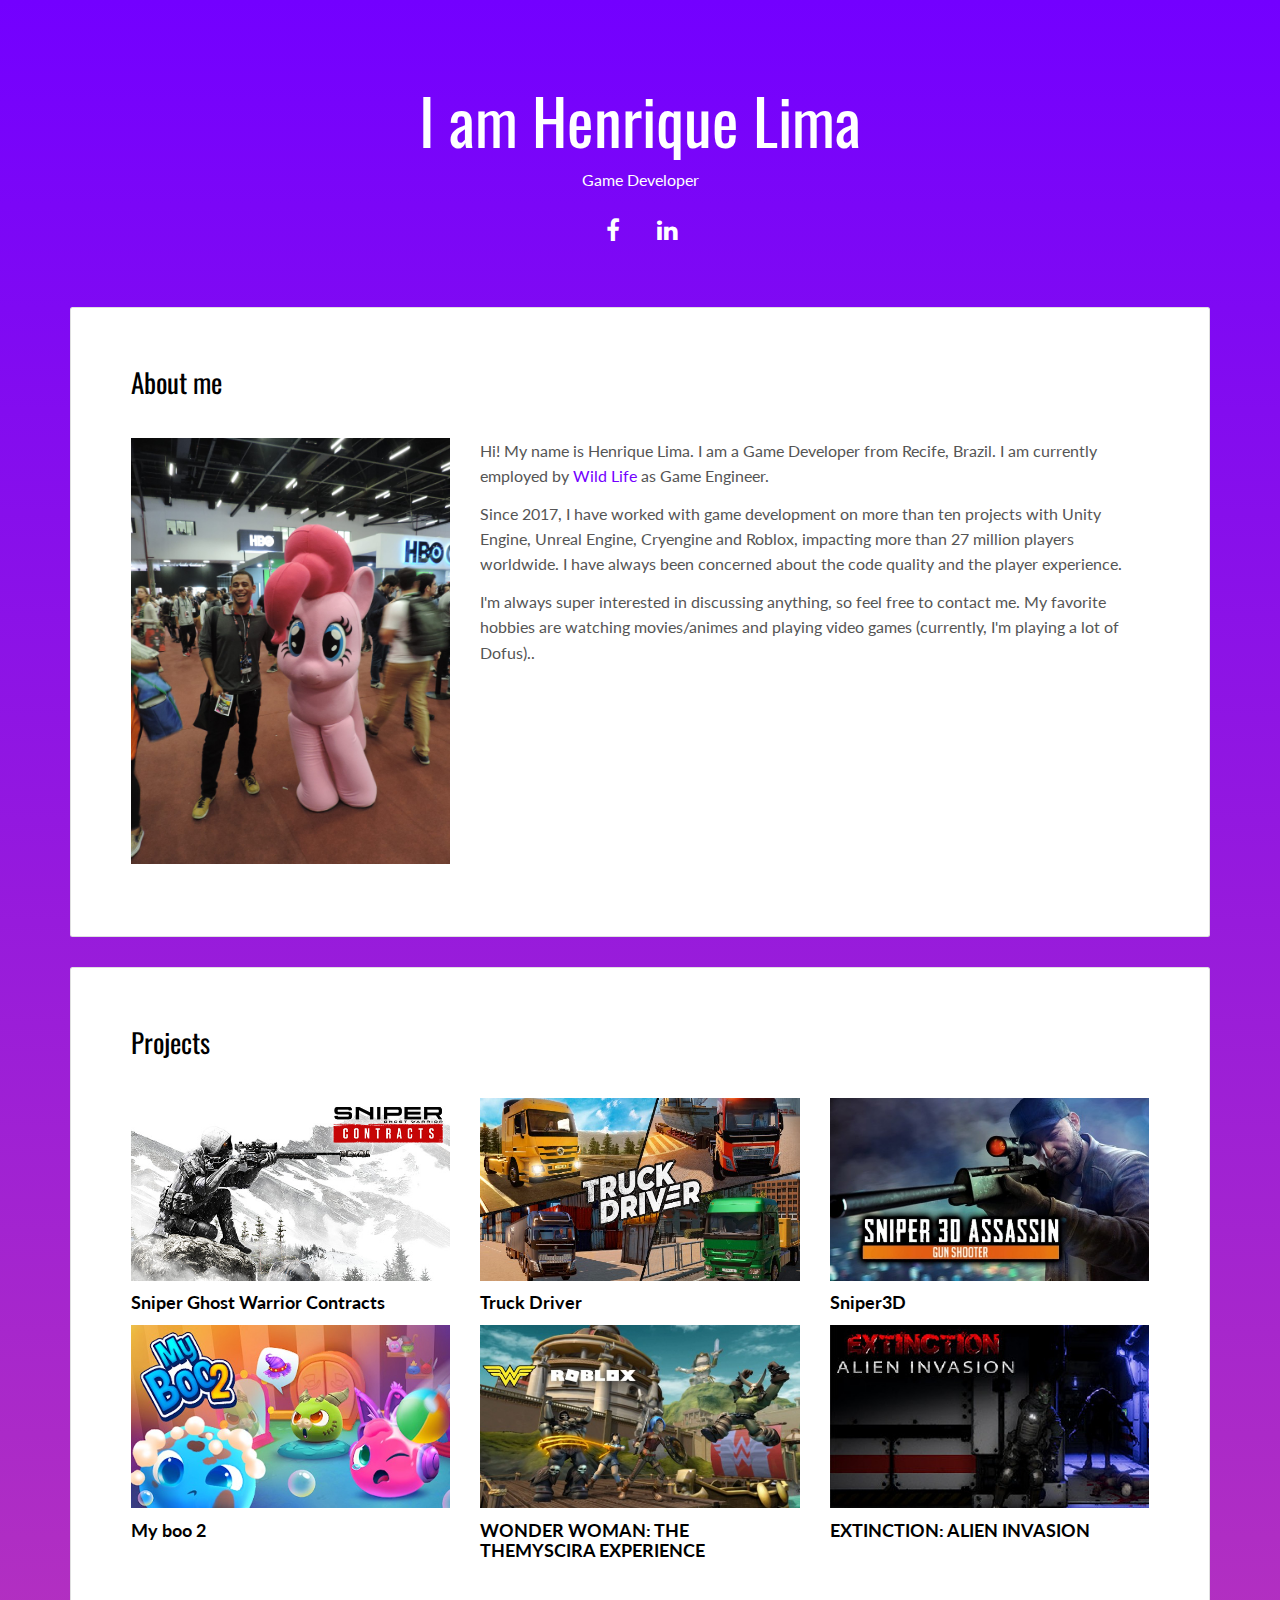
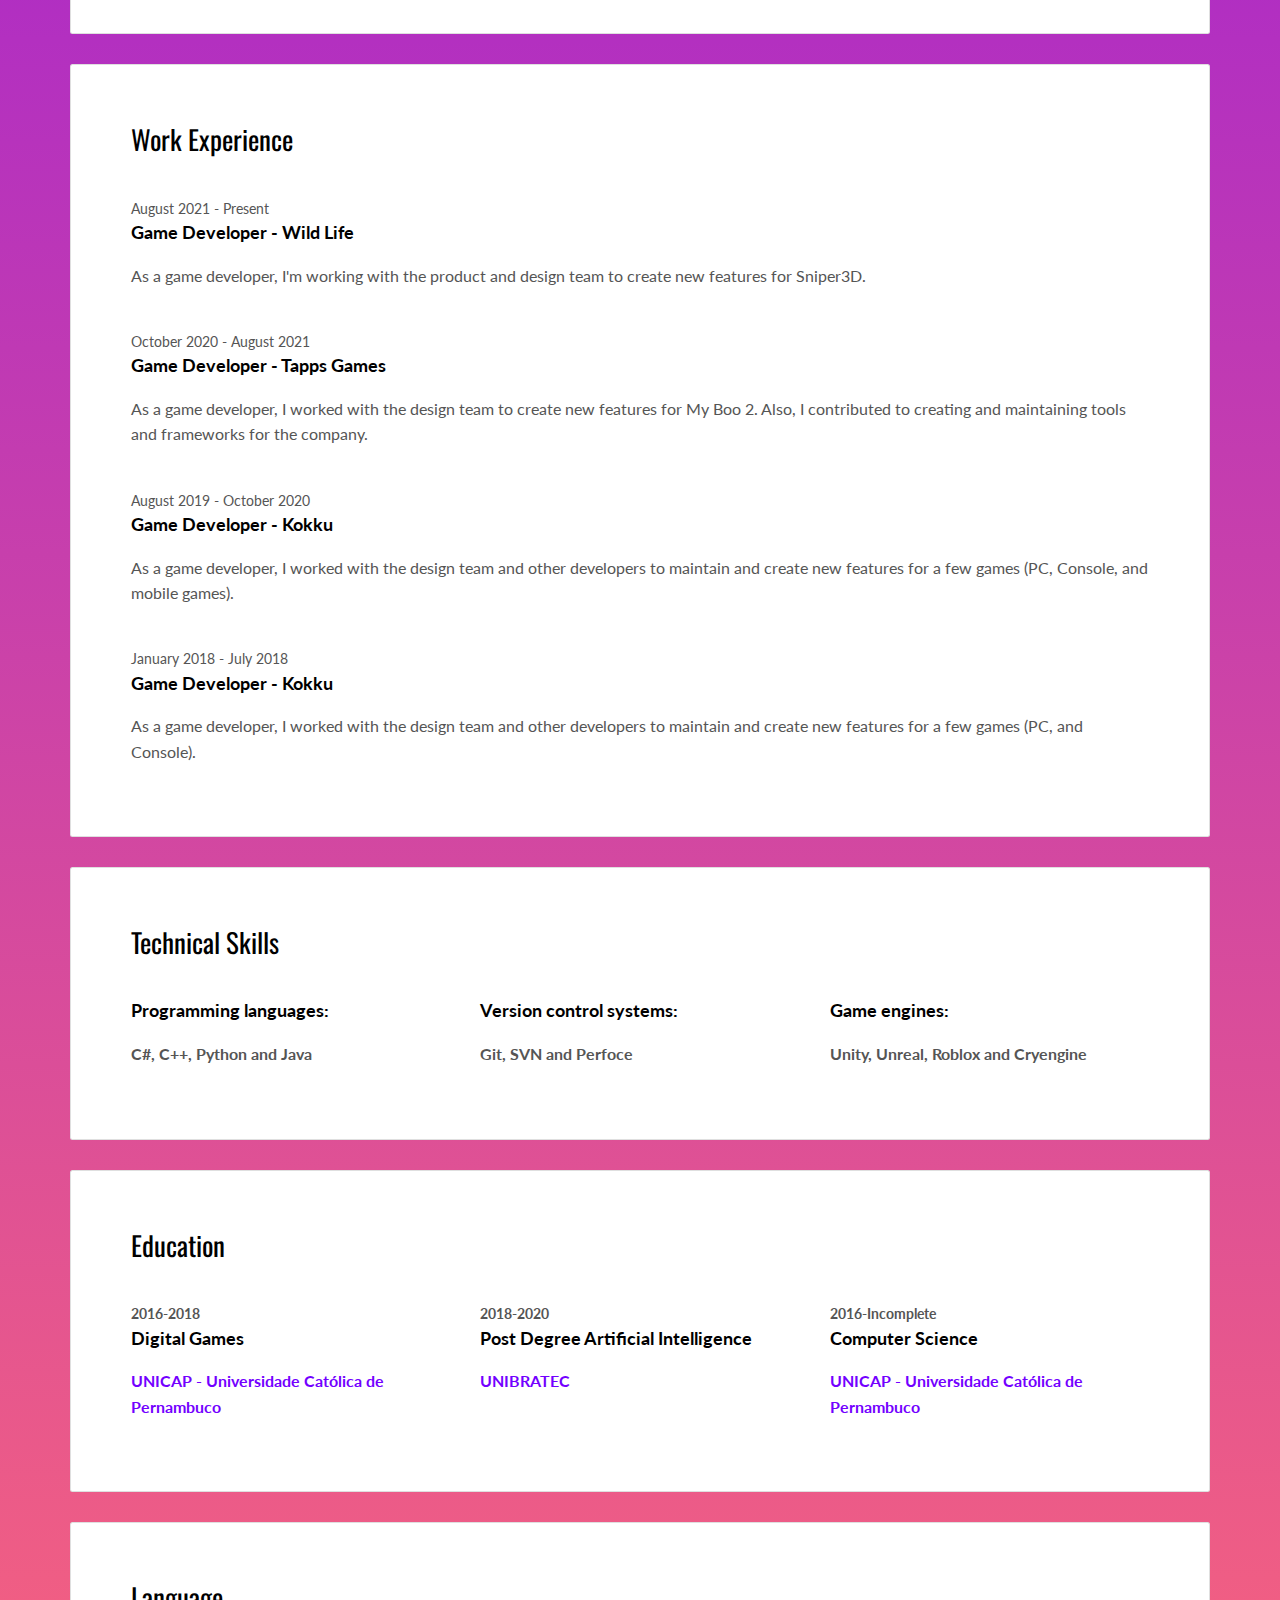
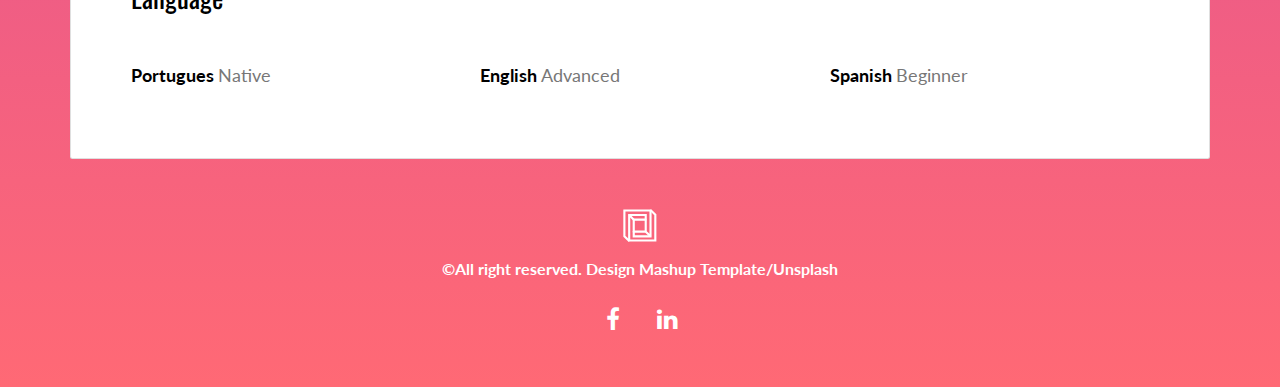
<file: index.html>
<!DOCTYPE html>
<html lang="en">

<head>
  <meta charset="UTF-8">
  <meta content="IE=edge" http-equiv="X-UA-Compatible">
  <meta content="width=device-width,initial-scale=1" name="viewport">
  <meta content="description" name="description">
  <meta name="google" content="notranslate" />
  <meta content="Mashup templates have been developped by Orson.io team" name="author">

  <!-- Disable tap highlight on IE -->
  <meta name="msapplication-tap-highlight" content="no">
  
  <link rel="apple-touch-icon" sizes="180x180" href="./assets/apple-icon-180x180.png">

  <title>Title page</title>  

<link href="./main.d8e0d294.css" rel="stylesheet"></head>

<body class="">

<!-- Add your content of header -->

<main class="content-wrapper">
  <header class="white-text-container section-container">
    <div class="text-center">
      <h1>I am Henrique Lima</h1>
      <p>Game Developer </p>
      <p>
        <a class="fa-icon fa-icon-2x" href="https://www.facebook.com/henrique.lima.925/" title="">
          <i class="fa fa-facebook"></i>
        </a>        
        <a class="fa-icon fa-icon-2x" href="https://www.linkedin.com/in/henriquelima1408/" title="">
          <i class="fa fa-linkedin"></i>
        </a>        
      </p>
    </div>
  </header>



<!-- Add your site or app content here -->
 
 <div class="container">
   <div class="row">
     <div class="col-xs-12">

        <div class="card">
          <div class="card-block">
            <h2>About me</h2>
            <div class="row">
              <div class="col-md-4">
                <p><img src="./assets/images/henrique-02.jpg" class="img-responsive" alt=""></p>
              </div>
              <div class="col-md-8">              
              <p> Hi! My name is Henrique Lima. I am a Game Developer from Recife, Brazil. I am currently employed by <a href="https://wildlifestudios.com/">Wild Life</a>  as Game Engineer.</p>
			  <p> Since 2017, I have worked with game development on more than ten projects with Unity Engine, Unreal Engine, Cryengine and Roblox, impacting more than 27 million players worldwide. I have always been concerned about the code quality and the player experience.</p>
			  <p> I'm always super interested in discussing anything, so feel free to contact me. My favorite hobbies are watching movies/animes and playing video games (currently, I'm playing a lot of Dofus)..</p>			  
              </div>
            </div>
          </div>
        </div>

        <div class="card">
          <div class="card-block">
            <h2>Projects</h2>
            <div class="row">
              <div class="col-md-4">
				<a href="https://store.steampowered.com/app/973580/Sniper_Ghost_Warrior_Contracts/">
                <img src="./assets/images/sniper ghost warrior.jpg" class="img-responsive" alt="">				
                <h3 class="h5">Sniper Ghost Warrior Contracts</h3>
				</a>
              </div>
               <div class="col-md-4">
				<a href="https://www.soedesco.com/games/truck-driver">
                <img src="./assets/images/truck driver.jpg" class="img-responsive" alt="">				
                <h3 class="h5">Truck Driver</h3>
				</a>
              </div>
              <div class="col-md-4">
				<a href="https://play.google.com/store/apps/details?id=com.fungames.sniper3d&hl=en&gl=US">
                <img src="./assets/images/sniper3d.jpg" class="img-responsive" alt="">				
                <h3 class="h5">Sniper3D</h3>
				</a>
              </div>
            </div>
			<div class="row">
              <div class="col-md-4">
				<a href="https://play.google.com/store/apps/details?id=com.tapps.virtual.pet.games.myboo2&hl=en&gl=US">
                <img src="./assets/images/mb2.jpg" class="img-responsive" alt="">				
                <h3 class="h5">My boo 2</h3>
				</a>
              </div>
               <div class="col-md-4">
				<a href="https://kokku.com.br/projetos/wonder-woman-the-themyscira-experience/">
                <img src="./assets/images/WW.jpg" class="img-responsive" alt="">				
                <h3 class="h5">WONDER WOMAN: THE THEMYSCIRA EXPERIENCE</h3>
				</a>
              </div>
				<div class="col-md-4">
				<a href="https://store.steampowered.com/app/1046750/Extinction_Alien_Invasion/">
                <img src="./assets/images/Extinction Alien Invasion.jpg" class="img-responsive" alt="">				
                <h3 class="h5">EXTINCTION: ALIEN INVASION</h3>
				</a>
              </div>			  
            </div>
          </div>
        </div>

        <div class="card">
          <div class="card-block">
            <h2>Work Experience</h2>
            <div class="work-experience">
              <small class="date">August 2021 - Present</small>
              <h3 class="h5 date-title"><a href="https://wildlifestudios.com/">Game Developer - Wild Life</a></h3>
              

              <p>As a game developer, I'm working with the product and design team to create new features for Sniper3D.</p>
            </div>

            <div class="work-experience">
              <small class="date">October 2020 - August 2021</small>
              <h3 class="h5 date-title"><a href="https://tappsgames.com/">Game Developer - Tapps Games</a></h3>
              
              <p>As a game developer, I worked with the design team to create new features for My Boo 2. Also, I contributed to creating and maintaining tools and frameworks for the company.</p>
            </div>
			<div class="work-experience">
              <small class="date">August 2019 - October 2020</small>
              <h3 class="h5 date-title"><a href="https://kokku.com.br/">Game Developer - Kokku</a></h3>
              
              <p>As a game developer, I worked with the design team and other developers to maintain and create new features for a few games (PC, Console, and mobile games).</p>
            </div>
			<div class="work-experience">
              <small class="date">January 2018 - July 2018</small>
              <h3 class="h5 date-title"><a href="https://kokku.com.br/">Game Developer - Kokku</a></h3>
              
              <p>As a game developer, I worked with the design team and other developers to maintain and create new features for a few games (PC, and Console).</p>
            </div>
          </div>
        </div>
     
        <div class="card">
          <div class="card-block">
            <h2>Technical Skills</h2>
            <div class="row">
              <div class="col-md-4">
                <div class="education-experience">                  
                  <h3 class="h5 date-title">Programming languages:</h3>
                  <p><b>C#, C++, Python and Java<b></p>
                </div>                
              </div>
              <div class="col-md-4">
                <div class="education-experience">                  
                  <h3 class="h5 date-title">Version control systems:</h3>
                  <p><b>Git, SVN and Perfoce<b></p>
                </div>                
              </div>
			  <div class="col-md-4">
                <div class="education-experience">                  
                  <h3 class="h5 date-title">Game engines:</h3>
                  <p><b>Unity, Unreal, Roblox and Cryengine<b></p>
                </div>                
              </div>
              
            </div>
          </div>
        </div>	 

        <div class="card">
          <div class="card-block">
            <h2>Education</h2>
            <div class="row">
              <div class="col-md-4">
                <div class="education-experience">
                  <small class="date">2016-2018</small>
                  <h3 class="h5 date-title">Digital Games</h3>
                  <p><a href="https://portal.unicap.br/">UNICAP - Universidade Católica de Pernambuco</a></p>
                </div>                
              </div>
              <div class="col-md-4">
                <div class="education-experience">
                  <small class="date">2018-2020</small>
                  <h3 class="h5 date-title">Post Degree Artificial Intelligence</h3>
                  <p><a href="https://www.linkedin.com/school/unibratec/">UNIBRATEC</a></p>
                </div>
              </div>
              <div class="col-md-4">
                <div class="education-experience">
                  <small class="date">2016-Incomplete</small>
                  <h3 class="h5 date-title">Computer Science</h3>
                  <p><a href="https://portal.unicap.br/">UNICAP - Universidade Católica de Pernambuco</a></p>
                </div>
              </div>
            </div>
          </div>
        </div>
        
        <div class="card">
          <div class="card-block">
            <h2>Language</h2>
            <div class="row">
              <div class="col-md-4">
                <div class="language-experience">
                  <h3 class="h5">Portugues  <small>Native</small></h3>
                </div>
              </div>
              <div class="col-md-4">
                <div class="language-experience">
                  <h3 class="h5">English  <small>Advanced</small></h3>
                </div>
              </div>   
				<div class="col-md-4">
                <div class="language-experience">
                  <h3 class="h5">Spanish  <small>Beginner</small></h3>
                </div>
              </div>   			  
            </div>
          </div>
        </div>               
     </div>
   </div>
 </div>

</main>
<footer class="footer-container white-text-container text-center">
  <div class="container">
    <div class="row">
      <div class="col-xs-12">
        <p><img src="./assets/images/mashup-icon.svg" alt=""></p>
        
        <p>©All right reserved. Design <a href="http://www.mashup-template.com/" title="Create website with free html template">Mashup Template</a>/<a href="https://unsplash.com/" title="Beautiful Free Images">Unsplash</a></p>
        <p>
          <a class="fa-icon fa-icon-2x" href="https://www.facebook.com/henrique.lima.925/" title="">
            <i class="fa fa-facebook"></i>
          </a>                  
          <a class="fa-icon fa-icon-2x" href="https://www.linkedin.com/in/henriquelima1408/" title="">
            <i class="fa fa-linkedin"></i>
          </a>          
        </p>
      </div>
    </div>
  </div>
</footer>

<script>
  document.addEventListener("DOMContentLoaded", function (event) {
     scrollRevelation('.card');
  });
</script>
<!-- Google Analytics: change UA-XXXXX-X to be your site's ID 

<script>
  (function (i, s, o, g, r, a, m) {
    i['GoogleAnalyticsObject'] = r; i[r] = i[r] || function () {
      (i[r].q = i[r].q || []).push(arguments)
    }, i[r].l = 1 * new Date(); a = s.createElement(o),
      m = s.getElementsByTagName(o)[0]; a.async = 1; a.src = g; m.parentNode.insertBefore(a, m)
  })(window, document, 'script', '//www.google-analytics.com/analytics.js', 'ga');
  ga('create', 'UA-XXXXX-X', 'auto');
  ga('send', 'pageview');
</script>

--><script type="text/javascript" src="./main.bc58148c.js"></script></body>

</html>
</file>
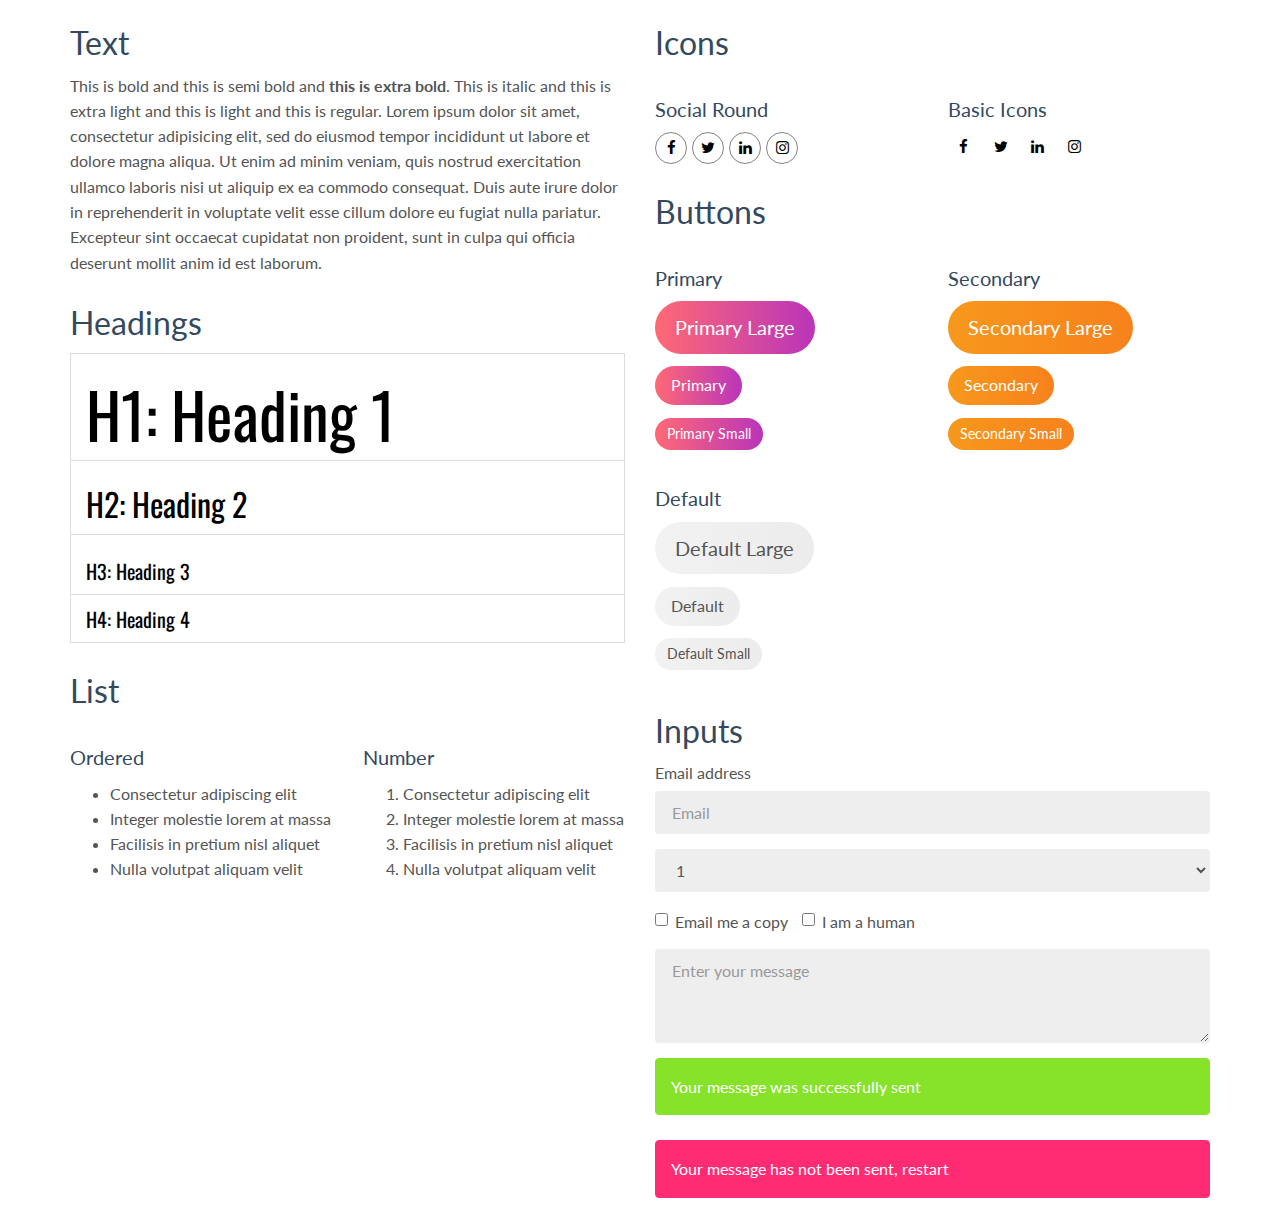
<file: components.html>
<!DOCTYPE html>
<html lang="en">

<head>
  <meta charset="UTF-8">
  <meta content="IE=edge" http-equiv="X-UA-Compatible">
  <meta content="width=device-width,initial-scale=1" name="viewport">
  <meta content="description" name="description">
  <meta name="google" content="notranslate" />
  <meta content="Mashup templates have been developped by Orson.io team" name="author">

  <!-- Disable tap highlight on IE -->
  <meta name="msapplication-tap-highlight" content="no">
  
  <link rel="apple-touch-icon" sizes="180x180" href="./assets/apple-icon-180x180.png">


  <title>Title page</title>  

<link href="./main.d8e0d294.css" rel="stylesheet"></head>

<body class="white">


<!-- Add your site or app content here -->
  <div class="container">
    <div class="row">
      <div class="col-xs-12 col-md-6">

        <div class="template-example">
          <h2 class="template-title-example">Text</h2>
          <p>This is bold and this is semi bold and <b>this is extra bold</b>. This is italic and this is extra light and this is light
          and this is regular. Lorem ipsum dolor sit amet, consectetur adipisicing elit, sed do eiusmod
          tempor incididunt ut labore et dolore magna aliqua. Ut enim ad minim veniam,
          quis nostrud exercitation ullamco laboris nisi ut aliquip ex ea commodo
          consequat. Duis aute irure dolor in reprehenderit in voluptate velit esse
          cillum dolore eu fugiat nulla pariatur. Excepteur sint occaecat cupidatat non
          proident, sunt in culpa qui officia deserunt mollit anim id est laborum.
          </p>
        </div>

        <div class="template-example">
          <h2 class="template-title-example">Headings</h2>
          
          <table class="table table-bordered">
            <tr><td><h1>H1: Heading 1</h1></td></tr>
            <tr><td><h2>H2: Heading 2</h2></td></tr>
            <tr><td><h3>H3: Heading 3</h3></td></tr>
            <tr><td><h4>H4: Heading 4</h4></td></tr>
          </table>
          
        </div>

        
        <div class="template-example">
          <h2 class="template-title-example">List</h2>
          <div class="row">
            <div class="col-md-6">
              <h3 class="template-title-example">Ordered</h3>
              <ul>
                <li>Consectetur adipiscing elit</li>
                <li>Integer molestie lorem at massa</li>
                <li>Facilisis in pretium nisl aliquet</li>
                <li>Nulla volutpat aliquam velit</li>
              </ul>
            </div>
            <div class="col-md-6">
              <h3 class="template-title-example">Number</h3>
              <ol>
                <li>Consectetur adipiscing elit</li>
                <li>Integer molestie lorem at massa</li>
                <li>Facilisis in pretium nisl aliquet</li>
                <li>Nulla volutpat aliquam velit</li>
              </ol>
            </div>
          </div>
        </div>
        
      </div>

      <div class="col-xs-12 col-md-6">
        <div class="template-example">
          <h2 class="template-title-example">Icons</h2>
          
          <div class="row">
            <div class="col-md-6">
              <h3 class="template-title-example">Social Round</h2>
              <ul class="list-icons">
                <li>
                  <a href="" class="social-round-icon fa-icon">
                    <i class="fa fa-facebook"></i>
                  </a>
                </li>
                <li>
                  <a href="" class="social-round-icon fa-icon">
                    <i class="fa fa-twitter"></i>
                  </a>
                </li>
                <li>
                  <a href="" class="social-round-icon fa-icon">
                    <i class="fa fa-linkedin"></i>
                  </a>
                </li>
                <li>
                  <a href="" class="social-round-icon fa-icon">
                    <i class="fa fa-instagram"></i>
                  </a>
                </li>
              </ul>
            </div>
            <div class="col-md-6">
               <h3 class="template-title-example">Basic Icons</h2>
                <ul class="list-icons">
                  <li>
                    <span class="fa-icon">
                      <i class="fa fa-facebook"></i>
                    </span>
                  </li>
                  <li>
                    <span class="fa-icon">
                      <i class="fa fa-twitter"></i>
                    </span>
                  </li>
                  <li>
                    <span class="fa-icon">
                      <i class="fa fa-linkedin"></i>
                    </span>
                  </li>
                  <li>
                    <span class="fa-icon">
                      <i class="fa fa-instagram"></i>
                    </span>
                  </li>
                </ul>
            </div>

          </div>


          


        </div>

        <div class="template-example">
          <h2 class="template-title-example">Buttons</h2>
          <div class="row">
            <div class="col-md-6">
              <h3 class="template-title-example">Primary</h2>
              <div class="row">
                  <div class="col-md-6">
                  <p><a href="" class="btn btn-primary btn-lg">Primary Large</a></p>
                  <p><a href="" class="btn btn-primary">Primary </a></p>
                  <p><a href="" class="btn btn-primary btn-sm">Primary Small</a></p>
                </div>
              </div>

              <h3 class="template-title-example">Default</h2>
              <div class="row">
                  <div class="col-md-6">
                  <p><a href="" class="btn btn-default btn-lg">Default Large</a></p>
                  <p><a href="" class="btn btn-default">Default </a></p>
                  <p><a href="" class="btn btn-default btn-sm">Default Small</a></p>
                </div>
              </div>

            </div>

            <div class="col-md-6">
              <h3 class="template-title-example">Secondary</h2>
              <div class="row">
                  <div class="col-md-6">
                  <p><a href="" class="btn btn-info btn-lg">Secondary Large</a></p>
                  <p><a href="" class="btn btn-info">Secondary </a></p>
                  <p><a href="" class="btn btn-info btn-sm">Secondary Small</a></p>
                </div>
              </div>
            </div>
          </div>
        </div>
        
        <div class="template-example">
          <h2 class="template-title-example">Inputs</h2>

            <div class="form-group">
              <label for="exampleInputEmail1">Email address</label>
              <input type="email" class="form-control" id="exampleInputEmail1" placeholder="Email">
            </div>

            <div class="form-group">
              <select class="form-control">
                <option>1</option>
                <option>2</option>
                <option>3</option>
                <option>4</option>
                <option>5</option>
              </select>
            </div>

            <div class="form-group">
              <label class="checkbox-inline">
                <input 
                type="checkbox" id="inlineCheckbox1" value="option1"> Email me a copy
              </label>
              <label class="checkbox-inline">
                <input type="checkbox" id="inlineCheckbox2" value="option2"> I am a human
              </label>
            </div>

            <div class="form-group">
              <textarea class="form-control" rows="3" placeholder="Enter your message"></textarea>
            </div>
            
            <div class="alert alert-success" role="alert">Your message was successfully sent</div>
            <div class="alert alert-danger" role="alert">Your message has not been sent, restart</div>
        </div>




      </div>
    </div>
  </div>

<script type="text/javascript" src="./main.bc58148c.js"></script>
</file>
<file: main.d8e0d294.css>
@import url(https://fonts.googleapis.com/css?family=Lato:400,700|Oswald);@import url(https://maxcdn.bootstrapcdn.com/font-awesome/4.7.0/css/font-awesome.min.css);/*!
 * Bootstrap v3.3.7 (http://getbootstrap.com)
 * Copyright 2011-2016 Twitter, Inc.
 * Licensed under MIT (https://github.com/twbs/bootstrap/blob/master/LICENSE)
 */
/*! normalize.css v3.0.3 | MIT License | github.com/necolas/normalize.css */html{font-family:sans-serif;-ms-text-size-adjust:100%;-webkit-text-size-adjust:100%}body{margin:0}article,aside,details,figcaption,figure,footer,header,hgroup,main,menu,nav,section,summary{display:block}audio,canvas,progress,video{display:inline-block;vertical-align:baseline}audio:not([controls]){display:none;height:0}[hidden],template{display:none}a{background-color:transparent}a:active,a:hover{outline:0}abbr[title]{border-bottom:1px dotted}b,strong{font-weight:700}dfn{font-style:italic}h1{font-size:2em;margin:.67em 0}mark{background:#ff0;color:#000}small{font-size:80%}sub,sup{font-size:75%;line-height:0;position:relative;vertical-align:baseline}sup{top:-.5em}sub{bottom:-.25em}img{border:0}svg:not(:root){overflow:hidden}figure{margin:1em 40px}hr{box-sizing:content-box;height:0}pre{overflow:auto}code,kbd,pre,samp{font-family:monospace,monospace;font-size:1em}button,input,optgroup,select,textarea{color:inherit;font:inherit;margin:0}button{overflow:visible}button,select{text-transform:none}button,html input[type=button],input[type=reset],input[type=submit]{-webkit-appearance:button;cursor:pointer}button[disabled],html input[disabled]{cursor:default}button::-moz-focus-inner,input::-moz-focus-inner{border:0;padding:0}input{line-height:normal}input[type=checkbox],input[type=radio]{box-sizing:border-box;padding:0}input[type=number]::-webkit-inner-spin-button,input[type=number]::-webkit-outer-spin-button{height:auto}input[type=search]{-webkit-appearance:textfield;box-sizing:content-box}input[type=search]::-webkit-search-cancel-button,input[type=search]::-webkit-search-decoration{-webkit-appearance:none}fieldset{border:1px solid silver;margin:0 2px;padding:.35em .625em .75em}textarea{overflow:auto}optgroup{font-weight:700}table{border-collapse:collapse;border-spacing:0}td,th{padding:0}

/*! Source: https://github.com/h5bp/html5-boilerplate/blob/master/src/css/main.css */@media print{*,:after,:before{background:transparent!important;color:#000!important;box-shadow:none!important;text-shadow:none!important}a,a:visited{text-decoration:underline}a[href]:after{content:" (" attr(href) ")"}abbr[title]:after{content:" (" attr(title) ")"}a[href^="#"]:after,a[href^="javascript:"]:after{content:""}blockquote,pre{border:1px solid #999;page-break-inside:avoid}thead{display:table-header-group}img,tr{page-break-inside:avoid}img{max-width:100%!important}h2,h3,p{orphans:3;widows:3}h2,h3{page-break-after:avoid}.navbar{display:none}.btn>.caret,.dropup>.btn>.caret{border-top-color:#000!important}.label{border:1px solid #000}.table{border-collapse:collapse!important}.table td,.table th{background-color:#fff!important}.table-bordered td,.table-bordered th{border:1px solid #ddd!important}}*,:after,:before{-webkit-box-sizing:border-box;-moz-box-sizing:border-box;box-sizing:border-box}html{font-size:10px;-webkit-tap-highlight-color:transparent}body{font-family:Lato,Helvetica,Arial,sans-serif;font-size:16px;line-height:1.58;color:#555;background-color:#fff}button,input,select,textarea{font-family:inherit;font-size:inherit;line-height:inherit}a{color:#7300ff;text-decoration:none}a:focus,a:hover{color:#b30043;text-decoration:underline}a:focus{outline:5px auto -webkit-focus-ring-color;outline-offset:-2px}figure{margin:0}img{vertical-align:middle}.img-responsive{display:block;max-width:100%;height:auto}.img-rounded{border-radius:6px}.img-thumbnail{padding:4px;line-height:1.58;background-color:#fff;border:1px solid #ddd;border-radius:4px;-webkit-transition:all .2s ease-in-out;-o-transition:all .2s ease-in-out;transition:all .2s ease-in-out;display:inline-block;max-width:100%;height:auto}.img-circle{border-radius:50%}hr{margin-top:25px;margin-bottom:25px;border:0;border-top:1px solid #eee}.sr-only{position:absolute;width:1px;height:1px;margin:-1px;padding:0;overflow:hidden;clip:rect(0,0,0,0);border:0}.sr-only-focusable:active,.sr-only-focusable:focus{position:static;width:auto;height:auto;margin:0;overflow:visible;clip:auto}[role=button]{cursor:pointer}.h1,.h2,.h3,.h4,.h5,.h6,h1,h2,h3,h4,h5,h6{font-family:Oswald,Helvetica,Arial,sans-serif;font-weight:400;line-height:1.1;color:#000}.h1 .small,.h1 small,.h2 .small,.h2 small,.h3 .small,.h3 small,.h4 .small,.h4 small,.h5 .small,.h5 small,.h6 .small,.h6 small,h1 .small,h1 small,h2 .small,h2 small,h3 .small,h3 small,h4 .small,h4 small,h5 .small,h5 small,h6 .small,h6 small{font-weight:400;line-height:1;color:#777}.h1,.h2,.h3,h1,h2,h3{margin-top:25px;margin-bottom:12.5px}.h1 .small,.h1 small,.h2 .small,.h2 small,.h3 .small,.h3 small,h1 .small,h1 small,h2 .small,h2 small,h3 .small,h3 small{font-size:65%}.h4,.h5,.h6,h4,h5,h6{margin-top:12.5px;margin-bottom:12.5px}.h4 .small,.h4 small,.h5 .small,.h5 small,.h6 .small,.h6 small,h4 .small,h4 small,h5 .small,h5 small,h6 .small,h6 small{font-size:75%}.h1,h1{font-size:63px}.h2,h2{font-size:27px}.h3,.h4,h3,h4{font-size:20px}.h5,h5{font-size:18px}.h6,h6{font-size:14px}p{margin:0 0 12.5px}.lead{margin-bottom:25px;font-size:18px;font-weight:300;line-height:1.4}@media (min-width:768px){.lead{font-size:24px}}.small,small{font-size:87%}.mark,mark{background-color:#fcf8e3;padding:.2em}.text-left{text-align:left}.text-right{text-align:right}.text-center{text-align:center}.text-justify{text-align:justify}.text-nowrap{white-space:nowrap}.text-lowercase{text-transform:lowercase}.initialism,.text-uppercase{text-transform:uppercase}.text-capitalize{text-transform:capitalize}.text-muted{color:#777}.text-primary{color:#7300ff}a.text-primary:focus,a.text-primary:hover{color:#cc004d}.text-success{color:#fff}a.text-success:focus,a.text-success:hover{color:#e6e6e6}.text-info{color:#31708f}a.text-info:focus,a.text-info:hover{color:#245269}.text-warning{color:#8a6d3b}a.text-warning:focus,a.text-warning:hover{color:#66512c}.text-danger{color:#fff}a.text-danger:focus,a.text-danger:hover{color:#e6e6e6}.bg-primary{color:#fff;background-color:#7300ff}a.bg-primary:focus,a.bg-primary:hover{background-color:#cc004d}.bg-success{background-color:#87e329}a.bg-success:focus,a.bg-success:hover{background-color:#6dc019}.bg-info{background-color:#d9edf7}a.bg-info:focus,a.bg-info:hover{background-color:#afd9ee}.bg-warning{background-color:#fcf8e3}a.bg-warning:focus,a.bg-warning:hover{background-color:#f7ecb5}.bg-danger{background-color:#ff2c74}a.bg-danger:focus,a.bg-danger:hover{background-color:#f80055}.page-header{padding-bottom:11.5px;margin:50px 0 25px;border-bottom:1px solid #eee}ol,ul{margin-top:0;margin-bottom:12.5px}ol ol,ol ul,ul ol,ul ul{margin-bottom:0}.list-inline,.list-unstyled{padding-left:0;list-style:none}.list-inline{margin-left:-5px}.list-inline>li{display:inline-block;padding-left:5px;padding-right:5px}dl{margin-top:0;margin-bottom:25px}dd,dt{line-height:1.58}dt{font-weight:700}dd{margin-left:0}.dl-horizontal dd:after,.dl-horizontal dd:before{content:" ";display:table}.dl-horizontal dd:after{clear:both}@media (min-width:768px){.dl-horizontal dt{float:left;width:160px;clear:left;text-align:right;overflow:hidden;text-overflow:ellipsis;white-space:nowrap}.dl-horizontal dd{margin-left:180px}}abbr[data-original-title],abbr[title]{cursor:help;border-bottom:1px dotted #777}.initialism{font-size:90%}blockquote{padding:12.5px 25px;margin:0 0 25px;font-size:20px;border-left:5px solid #eee}blockquote ol:last-child,blockquote p:last-child,blockquote ul:last-child{margin-bottom:0}blockquote .small,blockquote footer,blockquote small{display:block;font-size:80%;line-height:1.58;color:#777}blockquote .small:before,blockquote footer:before,blockquote small:before{content:"\2014   \A0"}.blockquote-reverse,blockquote.pull-right{padding-right:15px;padding-left:0;border-right:5px solid #eee;border-left:0;text-align:right}.blockquote-reverse .small:before,.blockquote-reverse footer:before,.blockquote-reverse small:before,blockquote.pull-right .small:before,blockquote.pull-right footer:before,blockquote.pull-right small:before{content:""}.blockquote-reverse .small:after,.blockquote-reverse footer:after,.blockquote-reverse small:after,blockquote.pull-right .small:after,blockquote.pull-right footer:after,blockquote.pull-right small:after{content:"\A0   \2014"}address{margin-bottom:25px;font-style:normal;line-height:1.58}code,kbd,pre,samp{font-family:Menlo,Monaco,Consolas,Courier New,monospace}code{color:#c7254e;background-color:#f9f2f4;border-radius:4px}code,kbd{padding:2px 4px;font-size:90%}kbd{color:#fff;background-color:#333;border-radius:3px;box-shadow:inset 0 -1px 0 rgba(0,0,0,.25)}kbd kbd{padding:0;font-size:100%;font-weight:700;box-shadow:none}pre{display:block;padding:12px;margin:0 0 12.5px;font-size:15px;line-height:1.58;word-break:break-all;word-wrap:break-word;color:#333;background-color:#f5f5f5;border:1px solid #ccc;border-radius:4px}pre code{padding:0;font-size:inherit;color:inherit;white-space:pre-wrap;background-color:transparent;border-radius:0}.pre-scrollable{max-height:340px;overflow-y:scroll}.container{margin-right:auto;margin-left:auto;padding-left:15px;padding-right:15px}.container:after,.container:before{content:" ";display:table}.container:after{clear:both}@media (min-width:768px){.container{width:750px}}@media (min-width:992px){.container{width:970px}}@media (min-width:1200px){.container{width:1170px}}.container-fluid{margin-right:auto;margin-left:auto;padding-left:15px;padding-right:15px}.container-fluid:after,.container-fluid:before{content:" ";display:table}.container-fluid:after{clear:both}.row{margin-left:-15px;margin-right:-15px}.row:after,.row:before{content:" ";display:table}.row:after{clear:both}.col-lg-1,.col-lg-2,.col-lg-3,.col-lg-4,.col-lg-5,.col-lg-6,.col-lg-7,.col-lg-8,.col-lg-9,.col-lg-10,.col-lg-11,.col-lg-12,.col-md-1,.col-md-2,.col-md-3,.col-md-4,.col-md-5,.col-md-6,.col-md-7,.col-md-8,.col-md-9,.col-md-10,.col-md-11,.col-md-12,.col-sm-1,.col-sm-2,.col-sm-3,.col-sm-4,.col-sm-5,.col-sm-6,.col-sm-7,.col-sm-8,.col-sm-9,.col-sm-10,.col-sm-11,.col-sm-12,.col-xs-1,.col-xs-2,.col-xs-3,.col-xs-4,.col-xs-5,.col-xs-6,.col-xs-7,.col-xs-8,.col-xs-9,.col-xs-10,.col-xs-11,.col-xs-12{position:relative;min-height:1px;padding-left:15px;padding-right:15px}.col-xs-1,.col-xs-2,.col-xs-3,.col-xs-4,.col-xs-5,.col-xs-6,.col-xs-7,.col-xs-8,.col-xs-9,.col-xs-10,.col-xs-11,.col-xs-12{float:left}.col-xs-1{width:8.33333%}.col-xs-2{width:16.66667%}.col-xs-3{width:25%}.col-xs-4{width:33.33333%}.col-xs-5{width:41.66667%}.col-xs-6{width:50%}.col-xs-7{width:58.33333%}.col-xs-8{width:66.66667%}.col-xs-9{width:75%}.col-xs-10{width:83.33333%}.col-xs-11{width:91.66667%}.col-xs-12{width:100%}.col-xs-pull-0{right:auto}.col-xs-pull-1{right:8.33333%}.col-xs-pull-2{right:16.66667%}.col-xs-pull-3{right:25%}.col-xs-pull-4{right:33.33333%}.col-xs-pull-5{right:41.66667%}.col-xs-pull-6{right:50%}.col-xs-pull-7{right:58.33333%}.col-xs-pull-8{right:66.66667%}.col-xs-pull-9{right:75%}.col-xs-pull-10{right:83.33333%}.col-xs-pull-11{right:91.66667%}.col-xs-pull-12{right:100%}.col-xs-push-0{left:auto}.col-xs-push-1{left:8.33333%}.col-xs-push-2{left:16.66667%}.col-xs-push-3{left:25%}.col-xs-push-4{left:33.33333%}.col-xs-push-5{left:41.66667%}.col-xs-push-6{left:50%}.col-xs-push-7{left:58.33333%}.col-xs-push-8{left:66.66667%}.col-xs-push-9{left:75%}.col-xs-push-10{left:83.33333%}.col-xs-push-11{left:91.66667%}.col-xs-push-12{left:100%}.col-xs-offset-0{margin-left:0}.col-xs-offset-1{margin-left:8.33333%}.col-xs-offset-2{margin-left:16.66667%}.col-xs-offset-3{margin-left:25%}.col-xs-offset-4{margin-left:33.33333%}.col-xs-offset-5{margin-left:41.66667%}.col-xs-offset-6{margin-left:50%}.col-xs-offset-7{margin-left:58.33333%}.col-xs-offset-8{margin-left:66.66667%}.col-xs-offset-9{margin-left:75%}.col-xs-offset-10{margin-left:83.33333%}.col-xs-offset-11{margin-left:91.66667%}.col-xs-offset-12{margin-left:100%}@media (min-width:768px){.col-sm-1,.col-sm-2,.col-sm-3,.col-sm-4,.col-sm-5,.col-sm-6,.col-sm-7,.col-sm-8,.col-sm-9,.col-sm-10,.col-sm-11,.col-sm-12{float:left}.col-sm-1{width:8.33333%}.col-sm-2{width:16.66667%}.col-sm-3{width:25%}.col-sm-4{width:33.33333%}.col-sm-5{width:41.66667%}.col-sm-6{width:50%}.col-sm-7{width:58.33333%}.col-sm-8{width:66.66667%}.col-sm-9{width:75%}.col-sm-10{width:83.33333%}.col-sm-11{width:91.66667%}.col-sm-12{width:100%}.col-sm-pull-0{right:auto}.col-sm-pull-1{right:8.33333%}.col-sm-pull-2{right:16.66667%}.col-sm-pull-3{right:25%}.col-sm-pull-4{right:33.33333%}.col-sm-pull-5{right:41.66667%}.col-sm-pull-6{right:50%}.col-sm-pull-7{right:58.33333%}.col-sm-pull-8{right:66.66667%}.col-sm-pull-9{right:75%}.col-sm-pull-10{right:83.33333%}.col-sm-pull-11{right:91.66667%}.col-sm-pull-12{right:100%}.col-sm-push-0{left:auto}.col-sm-push-1{left:8.33333%}.col-sm-push-2{left:16.66667%}.col-sm-push-3{left:25%}.col-sm-push-4{left:33.33333%}.col-sm-push-5{left:41.66667%}.col-sm-push-6{left:50%}.col-sm-push-7{left:58.33333%}.col-sm-push-8{left:66.66667%}.col-sm-push-9{left:75%}.col-sm-push-10{left:83.33333%}.col-sm-push-11{left:91.66667%}.col-sm-push-12{left:100%}.col-sm-offset-0{margin-left:0}.col-sm-offset-1{margin-left:8.33333%}.col-sm-offset-2{margin-left:16.66667%}.col-sm-offset-3{margin-left:25%}.col-sm-offset-4{margin-left:33.33333%}.col-sm-offset-5{margin-left:41.66667%}.col-sm-offset-6{margin-left:50%}.col-sm-offset-7{margin-left:58.33333%}.col-sm-offset-8{margin-left:66.66667%}.col-sm-offset-9{margin-left:75%}.col-sm-offset-10{margin-left:83.33333%}.col-sm-offset-11{margin-left:91.66667%}.col-sm-offset-12{margin-left:100%}}@media (min-width:992px){.col-md-1,.col-md-2,.col-md-3,.col-md-4,.col-md-5,.col-md-6,.col-md-7,.col-md-8,.col-md-9,.col-md-10,.col-md-11,.col-md-12{float:left}.col-md-1{width:8.33333%}.col-md-2{width:16.66667%}.col-md-3{width:25%}.col-md-4{width:33.33333%}.col-md-5{width:41.66667%}.col-md-6{width:50%}.col-md-7{width:58.33333%}.col-md-8{width:66.66667%}.col-md-9{width:75%}.col-md-10{width:83.33333%}.col-md-11{width:91.66667%}.col-md-12{width:100%}.col-md-pull-0{right:auto}.col-md-pull-1{right:8.33333%}.col-md-pull-2{right:16.66667%}.col-md-pull-3{right:25%}.col-md-pull-4{right:33.33333%}.col-md-pull-5{right:41.66667%}.col-md-pull-6{right:50%}.col-md-pull-7{right:58.33333%}.col-md-pull-8{right:66.66667%}.col-md-pull-9{right:75%}.col-md-pull-10{right:83.33333%}.col-md-pull-11{right:91.66667%}.col-md-pull-12{right:100%}.col-md-push-0{left:auto}.col-md-push-1{left:8.33333%}.col-md-push-2{left:16.66667%}.col-md-push-3{left:25%}.col-md-push-4{left:33.33333%}.col-md-push-5{left:41.66667%}.col-md-push-6{left:50%}.col-md-push-7{left:58.33333%}.col-md-push-8{left:66.66667%}.col-md-push-9{left:75%}.col-md-push-10{left:83.33333%}.col-md-push-11{left:91.66667%}.col-md-push-12{left:100%}.col-md-offset-0{margin-left:0}.col-md-offset-1{margin-left:8.33333%}.col-md-offset-2{margin-left:16.66667%}.col-md-offset-3{margin-left:25%}.col-md-offset-4{margin-left:33.33333%}.col-md-offset-5{margin-left:41.66667%}.col-md-offset-6{margin-left:50%}.col-md-offset-7{margin-left:58.33333%}.col-md-offset-8{margin-left:66.66667%}.col-md-offset-9{margin-left:75%}.col-md-offset-10{margin-left:83.33333%}.col-md-offset-11{margin-left:91.66667%}.col-md-offset-12{margin-left:100%}}@media (min-width:1200px){.col-lg-1,.col-lg-2,.col-lg-3,.col-lg-4,.col-lg-5,.col-lg-6,.col-lg-7,.col-lg-8,.col-lg-9,.col-lg-10,.col-lg-11,.col-lg-12{float:left}.col-lg-1{width:8.33333%}.col-lg-2{width:16.66667%}.col-lg-3{width:25%}.col-lg-4{width:33.33333%}.col-lg-5{width:41.66667%}.col-lg-6{width:50%}.col-lg-7{width:58.33333%}.col-lg-8{width:66.66667%}.col-lg-9{width:75%}.col-lg-10{width:83.33333%}.col-lg-11{width:91.66667%}.col-lg-12{width:100%}.col-lg-pull-0{right:auto}.col-lg-pull-1{right:8.33333%}.col-lg-pull-2{right:16.66667%}.col-lg-pull-3{right:25%}.col-lg-pull-4{right:33.33333%}.col-lg-pull-5{right:41.66667%}.col-lg-pull-6{right:50%}.col-lg-pull-7{right:58.33333%}.col-lg-pull-8{right:66.66667%}.col-lg-pull-9{right:75%}.col-lg-pull-10{right:83.33333%}.col-lg-pull-11{right:91.66667%}.col-lg-pull-12{right:100%}.col-lg-push-0{left:auto}.col-lg-push-1{left:8.33333%}.col-lg-push-2{left:16.66667%}.col-lg-push-3{left:25%}.col-lg-push-4{left:33.33333%}.col-lg-push-5{left:41.66667%}.col-lg-push-6{left:50%}.col-lg-push-7{left:58.33333%}.col-lg-push-8{left:66.66667%}.col-lg-push-9{left:75%}.col-lg-push-10{left:83.33333%}.col-lg-push-11{left:91.66667%}.col-lg-push-12{left:100%}.col-lg-offset-0{margin-left:0}.col-lg-offset-1{margin-left:8.33333%}.col-lg-offset-2{margin-left:16.66667%}.col-lg-offset-3{margin-left:25%}.col-lg-offset-4{margin-left:33.33333%}.col-lg-offset-5{margin-left:41.66667%}.col-lg-offset-6{margin-left:50%}.col-lg-offset-7{margin-left:58.33333%}.col-lg-offset-8{margin-left:66.66667%}.col-lg-offset-9{margin-left:75%}.col-lg-offset-10{margin-left:83.33333%}.col-lg-offset-11{margin-left:91.66667%}.col-lg-offset-12{margin-left:100%}}table{background-color:transparent}caption{padding-top:8px;padding-bottom:8px;color:#777}caption,th{text-align:left}.table{width:100%;max-width:100%;margin-bottom:25px}.table>tbody>tr>td,.table>tbody>tr>th,.table>tfoot>tr>td,.table>tfoot>tr>th,.table>thead>tr>td,.table>thead>tr>th{padding:8px;line-height:1.58;vertical-align:top;border-top:1px solid #ddd}.table>thead>tr>th{vertical-align:bottom;border-bottom:2px solid #ddd}.table>caption+thead>tr:first-child>td,.table>caption+thead>tr:first-child>th,.table>colgroup+thead>tr:first-child>td,.table>colgroup+thead>tr:first-child>th,.table>thead:first-child>tr:first-child>td,.table>thead:first-child>tr:first-child>th{border-top:0}.table>tbody+tbody{border-top:2px solid #ddd}.table .table{background-color:#fff}.table-condensed>tbody>tr>td,.table-condensed>tbody>tr>th,.table-condensed>tfoot>tr>td,.table-condensed>tfoot>tr>th,.table-condensed>thead>tr>td,.table-condensed>thead>tr>th{padding:5px}.table-bordered,.table-bordered>tbody>tr>td,.table-bordered>tbody>tr>th,.table-bordered>tfoot>tr>td,.table-bordered>tfoot>tr>th,.table-bordered>thead>tr>td,.table-bordered>thead>tr>th{border:1px solid #ddd}.table-bordered>thead>tr>td,.table-bordered>thead>tr>th{border-bottom-width:2px}.table-striped>tbody>tr:nth-of-type(odd){background-color:#f9f9f9}.table-hover>tbody>tr:hover{background-color:#f5f5f5}table col[class*=col-]{position:static;float:none;display:table-column}table td[class*=col-],table th[class*=col-]{position:static;float:none;display:table-cell}.table>tbody>tr.active>td,.table>tbody>tr.active>th,.table>tbody>tr>td.active,.table>tbody>tr>th.active,.table>tfoot>tr.active>td,.table>tfoot>tr.active>th,.table>tfoot>tr>td.active,.table>tfoot>tr>th.active,.table>thead>tr.active>td,.table>thead>tr.active>th,.table>thead>tr>td.active,.table>thead>tr>th.active{background-color:#f5f5f5}.table-hover>tbody>tr.active:hover>td,.table-hover>tbody>tr.active:hover>th,.table-hover>tbody>tr:hover>.active,.table-hover>tbody>tr>td.active:hover,.table-hover>tbody>tr>th.active:hover{background-color:#e8e8e8}.table>tbody>tr.success>td,.table>tbody>tr.success>th,.table>tbody>tr>td.success,.table>tbody>tr>th.success,.table>tfoot>tr.success>td,.table>tfoot>tr.success>th,.table>tfoot>tr>td.success,.table>tfoot>tr>th.success,.table>thead>tr.success>td,.table>thead>tr.success>th,.table>thead>tr>td.success,.table>thead>tr>th.success{background-color:#87e329}.table-hover>tbody>tr.success:hover>td,.table-hover>tbody>tr.success:hover>th,.table-hover>tbody>tr:hover>.success,.table-hover>tbody>tr>td.success:hover,.table-hover>tbody>tr>th.success:hover{background-color:#7ad61c}.table>tbody>tr.info>td,.table>tbody>tr.info>th,.table>tbody>tr>td.info,.table>tbody>tr>th.info,.table>tfoot>tr.info>td,.table>tfoot>tr.info>th,.table>tfoot>tr>td.info,.table>tfoot>tr>th.info,.table>thead>tr.info>td,.table>thead>tr.info>th,.table>thead>tr>td.info,.table>thead>tr>th.info{background-color:#d9edf7}.table-hover>tbody>tr.info:hover>td,.table-hover>tbody>tr.info:hover>th,.table-hover>tbody>tr:hover>.info,.table-hover>tbody>tr>td.info:hover,.table-hover>tbody>tr>th.info:hover{background-color:#c4e3f3}.table>tbody>tr.warning>td,.table>tbody>tr.warning>th,.table>tbody>tr>td.warning,.table>tbody>tr>th.warning,.table>tfoot>tr.warning>td,.table>tfoot>tr.warning>th,.table>tfoot>tr>td.warning,.table>tfoot>tr>th.warning,.table>thead>tr.warning>td,.table>thead>tr.warning>th,.table>thead>tr>td.warning,.table>thead>tr>th.warning{background-color:#fcf8e3}.table-hover>tbody>tr.warning:hover>td,.table-hover>tbody>tr.warning:hover>th,.table-hover>tbody>tr:hover>.warning,.table-hover>tbody>tr>td.warning:hover,.table-hover>tbody>tr>th.warning:hover{background-color:#faf2cc}.table>tbody>tr.danger>td,.table>tbody>tr.danger>th,.table>tbody>tr>td.danger,.table>tbody>tr>th.danger,.table>tfoot>tr.danger>td,.table>tfoot>tr.danger>th,.table>tfoot>tr>td.danger,.table>tfoot>tr>th.danger,.table>thead>tr.danger>td,.table>thead>tr.danger>th,.table>thead>tr>td.danger,.table>thead>tr>th.danger{background-color:#ff2c74}.table-hover>tbody>tr.danger:hover>td,.table-hover>tbody>tr.danger:hover>th,.table-hover>tbody>tr:hover>.danger,.table-hover>tbody>tr>td.danger:hover,.table-hover>tbody>tr>th.danger:hover{background-color:#ff1363}.table-responsive{overflow-x:auto;min-height:.01%}@media screen and (max-width:767px){.table-responsive{width:100%;margin-bottom:18.75px;overflow-y:hidden;-ms-overflow-style:-ms-autohiding-scrollbar;border:1px solid #ddd}.table-responsive>.table{margin-bottom:0}.table-responsive>.table>tbody>tr>td,.table-responsive>.table>tbody>tr>th,.table-responsive>.table>tfoot>tr>td,.table-responsive>.table>tfoot>tr>th,.table-responsive>.table>thead>tr>td,.table-responsive>.table>thead>tr>th{white-space:nowrap}.table-responsive>.table-bordered{border:0}.table-responsive>.table-bordered>tbody>tr>td:first-child,.table-responsive>.table-bordered>tbody>tr>th:first-child,.table-responsive>.table-bordered>tfoot>tr>td:first-child,.table-responsive>.table-bordered>tfoot>tr>th:first-child,.table-responsive>.table-bordered>thead>tr>td:first-child,.table-responsive>.table-bordered>thead>tr>th:first-child{border-left:0}.table-responsive>.table-bordered>tbody>tr>td:last-child,.table-responsive>.table-bordered>tbody>tr>th:last-child,.table-responsive>.table-bordered>tfoot>tr>td:last-child,.table-responsive>.table-bordered>tfoot>tr>th:last-child,.table-responsive>.table-bordered>thead>tr>td:last-child,.table-responsive>.table-bordered>thead>tr>th:last-child{border-right:0}.table-responsive>.table-bordered>tbody>tr:last-child>td,.table-responsive>.table-bordered>tbody>tr:last-child>th,.table-responsive>.table-bordered>tfoot>tr:last-child>td,.table-responsive>.table-bordered>tfoot>tr:last-child>th{border-bottom:0}}fieldset{margin:0;min-width:0}fieldset,legend{padding:0;border:0}legend{display:block;width:100%;margin-bottom:25px;font-size:24px;line-height:inherit;color:#333;border-bottom:1px solid #e5e5e5}label{display:inline-block;max-width:100%;margin-bottom:5px;font-weight:700}input[type=search]{-webkit-box-sizing:border-box;-moz-box-sizing:border-box;box-sizing:border-box}input[type=checkbox],input[type=radio]{margin:4px 0 0;margin-top:1px\9;line-height:normal}input[type=file]{display:block}input[type=range]{display:block;width:100%}select[multiple],select[size]{height:auto}input[type=checkbox]:focus,input[type=file]:focus,input[type=radio]:focus{outline:5px auto -webkit-focus-ring-color;outline-offset:-2px}output{padding-top:9px}.form-control,output{display:block;font-size:16px;line-height:1.58;color:#555}.form-control{width:100%;height:43px;padding:8px 16px;background-color:#eee;background-image:none;border:1px solid transparent;border-radius:4px;-webkit-box-shadow:inset 0 1px 1px rgba(0,0,0,.075);box-shadow:inset 0 1px 1px rgba(0,0,0,.075);-webkit-transition:border-color .15s ease-in-out,box-shadow .15s ease-in-out;-o-transition:border-color ease-in-out .15s,box-shadow ease-in-out .15s;transition:border-color .15s ease-in-out,box-shadow .15s ease-in-out}.form-control:focus{border-color:#66afe9;-webkit-box-shadow:inset 0 1px 1px rgba(0,0,0,.075),0 0 8px rgba(102,175,233,.6);box-shadow:inset 0 1px 1px rgba(0,0,0,.075),0 0 8px rgba(102,175,233,.6)}.form-control::-moz-placeholder{color:#999;opacity:1}.form-control:-ms-input-placeholder{color:#999}.form-control::-webkit-input-placeholder{color:#999}.form-control::-ms-expand{border:0;background-color:transparent}.form-control[disabled],.form-control[readonly],fieldset[disabled] .form-control{background-color:#eee;opacity:1}.form-control[disabled],fieldset[disabled] .form-control{cursor:not-allowed}textarea.form-control{height:auto}input[type=search]{-webkit-appearance:none}@media screen and (-webkit-min-device-pixel-ratio:0){input[type=date].form-control,input[type=datetime-local].form-control,input[type=month].form-control,input[type=time].form-control{line-height:43px}.input-group-sm>.input-group-btn>input[type=date].btn,.input-group-sm>.input-group-btn>input[type=datetime-local].btn,.input-group-sm>.input-group-btn>input[type=month].btn,.input-group-sm>.input-group-btn>input[type=time].btn,.input-group-sm>input[type=date].form-control,.input-group-sm>input[type=date].input-group-addon,.input-group-sm>input[type=datetime-local].form-control,.input-group-sm>input[type=datetime-local].input-group-addon,.input-group-sm>input[type=month].form-control,.input-group-sm>input[type=month].input-group-addon,.input-group-sm>input[type=time].form-control,.input-group-sm>input[type=time].input-group-addon,.input-group-sm input[type=date],.input-group-sm input[type=datetime-local],.input-group-sm input[type=month],.input-group-sm input[type=time],input[type=date].input-sm,input[type=datetime-local].input-sm,input[type=month].input-sm,input[type=time].input-sm{line-height:35px}.input-group-lg>.input-group-btn>input[type=date].btn,.input-group-lg>.input-group-btn>input[type=datetime-local].btn,.input-group-lg>.input-group-btn>input[type=month].btn,.input-group-lg>.input-group-btn>input[type=time].btn,.input-group-lg>input[type=date].form-control,.input-group-lg>input[type=date].input-group-addon,.input-group-lg>input[type=datetime-local].form-control,.input-group-lg>input[type=datetime-local].input-group-addon,.input-group-lg>input[type=month].form-control,.input-group-lg>input[type=month].input-group-addon,.input-group-lg>input[type=time].form-control,.input-group-lg>input[type=time].input-group-addon,.input-group-lg input[type=date],.input-group-lg input[type=datetime-local],.input-group-lg input[type=month],.input-group-lg input[type=time],input[type=date].input-lg,input[type=datetime-local].input-lg,input[type=month].input-lg,input[type=time].input-lg{line-height:53px}}.form-group{margin-bottom:15px}.checkbox,.radio{position:relative;display:block;margin-top:10px;margin-bottom:10px}.checkbox label,.radio label{min-height:25px;padding-left:20px;margin-bottom:0;font-weight:400;cursor:pointer}.checkbox-inline input[type=checkbox],.checkbox input[type=checkbox],.radio-inline input[type=radio],.radio input[type=radio]{position:absolute;margin-left:-20px;margin-top:4px\9}.checkbox+.checkbox,.radio+.radio{margin-top:-5px}.checkbox-inline,.radio-inline{position:relative;display:inline-block;padding-left:20px;margin-bottom:0;vertical-align:middle;font-weight:400;cursor:pointer}.checkbox-inline+.checkbox-inline,.radio-inline+.radio-inline{margin-top:0;margin-left:10px}.checkbox-inline.disabled,.checkbox.disabled label,.radio-inline.disabled,.radio.disabled label,fieldset[disabled] .checkbox-inline,fieldset[disabled] .checkbox label,fieldset[disabled] .radio-inline,fieldset[disabled] .radio label,fieldset[disabled] input[type=checkbox],fieldset[disabled] input[type=radio],input[type=checkbox].disabled,input[type=checkbox][disabled],input[type=radio].disabled,input[type=radio][disabled]{cursor:not-allowed}.form-control-static{padding-top:9px;padding-bottom:9px;margin-bottom:0;min-height:41px}.form-control-static.input-lg,.form-control-static.input-sm,.input-group-lg>.form-control-static.form-control,.input-group-lg>.form-control-static.input-group-addon,.input-group-lg>.input-group-btn>.form-control-static.btn,.input-group-sm>.form-control-static.form-control,.input-group-sm>.form-control-static.input-group-addon,.input-group-sm>.input-group-btn>.form-control-static.btn{padding-left:0;padding-right:0}.input-group-sm>.form-control,.input-group-sm>.input-group-addon,.input-group-sm>.input-group-btn>.btn,.input-sm{height:35px;padding:6px 12px;font-size:14px;line-height:1.5;border-radius:3px}.input-group-sm>.input-group-btn>select.btn,.input-group-sm>select.form-control,.input-group-sm>select.input-group-addon,select.input-sm{height:35px;line-height:35px}.input-group-sm>.input-group-btn>select[multiple].btn,.input-group-sm>.input-group-btn>textarea.btn,.input-group-sm>select[multiple].form-control,.input-group-sm>select[multiple].input-group-addon,.input-group-sm>textarea.form-control,.input-group-sm>textarea.input-group-addon,select[multiple].input-sm,textarea.input-sm{height:auto}.form-group-sm .form-control{height:35px;padding:6px 12px;font-size:14px;line-height:1.5;border-radius:3px}.form-group-sm select.form-control{height:35px;line-height:35px}.form-group-sm select[multiple].form-control,.form-group-sm textarea.form-control{height:auto}.form-group-sm .form-control-static{height:35px;min-height:39px;padding:7px 12px;font-size:14px;line-height:1.5}.input-group-lg>.form-control,.input-group-lg>.input-group-addon,.input-group-lg>.input-group-btn>.btn,.input-lg{height:53px;padding:12px 20px;font-size:20px;line-height:1.33333;border-radius:6px}.input-group-lg>.input-group-btn>select.btn,.input-group-lg>select.form-control,.input-group-lg>select.input-group-addon,select.input-lg{height:53px;line-height:53px}.input-group-lg>.input-group-btn>select[multiple].btn,.input-group-lg>.input-group-btn>textarea.btn,.input-group-lg>select[multiple].form-control,.input-group-lg>select[multiple].input-group-addon,.input-group-lg>textarea.form-control,.input-group-lg>textarea.input-group-addon,select[multiple].input-lg,textarea.input-lg{height:auto}.form-group-lg .form-control{height:53px;padding:12px 20px;font-size:20px;line-height:1.33333;border-radius:6px}.form-group-lg select.form-control{height:53px;line-height:53px}.form-group-lg select[multiple].form-control,.form-group-lg textarea.form-control{height:auto}.form-group-lg .form-control-static{height:53px;min-height:45px;padding:13px 20px;font-size:20px;line-height:1.33333}.has-feedback{position:relative}.has-feedback .form-control{padding-right:53.75px}.form-control-feedback{position:absolute;top:0;right:0;z-index:2;display:block;width:43px;height:43px;line-height:43px;text-align:center;pointer-events:none}.form-group-lg .form-control+.form-control-feedback,.input-group-lg+.form-control-feedback,.input-group-lg>.form-control+.form-control-feedback,.input-group-lg>.input-group-addon+.form-control-feedback,.input-group-lg>.input-group-btn>.btn+.form-control-feedback,.input-lg+.form-control-feedback{width:53px;height:53px;line-height:53px}.form-group-sm .form-control+.form-control-feedback,.input-group-sm+.form-control-feedback,.input-group-sm>.form-control+.form-control-feedback,.input-group-sm>.input-group-addon+.form-control-feedback,.input-group-sm>.input-group-btn>.btn+.form-control-feedback,.input-sm+.form-control-feedback{width:35px;height:35px;line-height:35px}.has-success .checkbox,.has-success .checkbox-inline,.has-success.checkbox-inline label,.has-success.checkbox label,.has-success .control-label,.has-success .help-block,.has-success .radio,.has-success .radio-inline,.has-success.radio-inline label,.has-success.radio label{color:#fff}.has-success .form-control{border-color:#fff;-webkit-box-shadow:inset 0 1px 1px rgba(0,0,0,.075);box-shadow:inset 0 1px 1px rgba(0,0,0,.075)}.has-success .form-control:focus{border-color:#e6e6e6;-webkit-box-shadow:inset 0 1px 1px rgba(0,0,0,.075),0 0 6px #fff;box-shadow:inset 0 1px 1px rgba(0,0,0,.075),0 0 6px #fff}.has-success .input-group-addon{color:#fff;border-color:#fff;background-color:#87e329}.has-success .form-control-feedback{color:#fff}.has-warning .checkbox,.has-warning .checkbox-inline,.has-warning.checkbox-inline label,.has-warning.checkbox label,.has-warning .control-label,.has-warning .help-block,.has-warning .radio,.has-warning .radio-inline,.has-warning.radio-inline label,.has-warning.radio label{color:#8a6d3b}.has-warning .form-control{border-color:#8a6d3b;-webkit-box-shadow:inset 0 1px 1px rgba(0,0,0,.075);box-shadow:inset 0 1px 1px rgba(0,0,0,.075)}.has-warning .form-control:focus{border-color:#66512c;-webkit-box-shadow:inset 0 1px 1px rgba(0,0,0,.075),0 0 6px #c0a16b;box-shadow:inset 0 1px 1px rgba(0,0,0,.075),0 0 6px #c0a16b}.has-warning .input-group-addon{color:#8a6d3b;border-color:#8a6d3b;background-color:#fcf8e3}.has-warning .form-control-feedback{color:#8a6d3b}.has-error .checkbox,.has-error .checkbox-inline,.has-error.checkbox-inline label,.has-error.checkbox label,.has-error .control-label,.has-error .help-block,.has-error .radio,.has-error .radio-inline,.has-error.radio-inline label,.has-error.radio label{color:#fff}.has-error .form-control{border-color:#fff;-webkit-box-shadow:inset 0 1px 1px rgba(0,0,0,.075);box-shadow:inset 0 1px 1px rgba(0,0,0,.075)}.has-error .form-control:focus{border-color:#e6e6e6;-webkit-box-shadow:inset 0 1px 1px rgba(0,0,0,.075),0 0 6px #fff;box-shadow:inset 0 1px 1px rgba(0,0,0,.075),0 0 6px #fff}.has-error .input-group-addon{color:#fff;border-color:#fff;background-color:#ff2c74}.has-error .form-control-feedback{color:#fff}.has-feedback label~.form-control-feedback{top:30px}.has-feedback label.sr-only~.form-control-feedback{top:0}.help-block{display:block;margin-top:5px;margin-bottom:10px;color:#959595}@media (min-width:768px){.form-inline .form-group{display:inline-block;margin-bottom:0;vertical-align:middle}.form-inline .form-control{display:inline-block;width:auto;vertical-align:middle}.form-inline .form-control-static{display:inline-block}.form-inline .input-group{display:inline-table;vertical-align:middle}.form-inline .input-group .form-control,.form-inline .input-group .input-group-addon,.form-inline .input-group .input-group-btn{width:auto}.form-inline .input-group>.form-control{width:100%}.form-inline .control-label{margin-bottom:0;vertical-align:middle}.form-inline .checkbox,.form-inline .radio{display:inline-block;margin-top:0;margin-bottom:0;vertical-align:middle}.form-inline .checkbox label,.form-inline .radio label{padding-left:0}.form-inline .checkbox input[type=checkbox],.form-inline .radio input[type=radio]{position:relative;margin-left:0}.form-inline .has-feedback .form-control-feedback{top:0}}.form-horizontal .checkbox,.form-horizontal .checkbox-inline,.form-horizontal .radio,.form-horizontal .radio-inline{margin-top:0;margin-bottom:0;padding-top:9px}.form-horizontal .checkbox,.form-horizontal .radio{min-height:34px}.form-horizontal .form-group{margin-left:-15px;margin-right:-15px}.form-horizontal .form-group:after,.form-horizontal .form-group:before{content:" ";display:table}.form-horizontal .form-group:after{clear:both}@media (min-width:768px){.form-horizontal .control-label{text-align:right;margin-bottom:0;padding-top:9px}}.form-horizontal .has-feedback .form-control-feedback{right:15px}@media (min-width:768px){.form-horizontal .form-group-lg .control-label{padding-top:13px;font-size:20px}}@media (min-width:768px){.form-horizontal .form-group-sm .control-label{padding-top:7px;font-size:14px}}.btn{display:inline-block;margin-bottom:0;font-weight:400;text-align:center;vertical-align:middle;touch-action:manipulation;cursor:pointer;background-image:none;border:1px solid transparent;white-space:nowrap;padding:8px 16px;font-size:16px;line-height:1.58;border-radius:50px;-webkit-user-select:none;-moz-user-select:none;-ms-user-select:none;user-select:none}.btn.active.focus,.btn.active:focus,.btn.focus,.btn:active.focus,.btn:active:focus,.btn:focus{outline:5px auto -webkit-focus-ring-color;outline-offset:-2px}.btn.focus,.btn:focus,.btn:hover{color:#555;text-decoration:none}.btn.active,.btn:active{outline:0;background-image:none;-webkit-box-shadow:inset 0 3px 5px rgba(0,0,0,.125);box-shadow:inset 0 3px 5px rgba(0,0,0,.125)}.btn.disabled,.btn[disabled],fieldset[disabled] .btn{cursor:not-allowed;opacity:.65;filter:alpha(opacity=65);-webkit-box-shadow:none;box-shadow:none}a.btn.disabled,fieldset[disabled] a.btn{pointer-events:none}.btn-default{color:#555;background-color:#fff;border-color:#ccc}.btn-default.focus,.btn-default:focus{color:#555;background-color:#e6e6e6;border-color:#8c8c8c}.btn-default.active,.btn-default:active,.btn-default:hover,.open>.btn-default.dropdown-toggle{color:#555;background-color:#e6e6e6;border-color:#adadad}.btn-default.active.focus,.btn-default.active:focus,.btn-default.active:hover,.btn-default:active.focus,.btn-default:active:focus,.btn-default:active:hover,.open>.btn-default.dropdown-toggle.focus,.open>.btn-default.dropdown-toggle:focus,.open>.btn-default.dropdown-toggle:hover{color:#555;background-color:#d4d4d4;border-color:#8c8c8c}.btn-default.active,.btn-default:active,.open>.btn-default.dropdown-toggle{background-image:none}.btn-default.disabled.focus,.btn-default.disabled:focus,.btn-default.disabled:hover,.btn-default[disabled].focus,.btn-default[disabled]:focus,.btn-default[disabled]:hover,fieldset[disabled] .btn-default.focus,fieldset[disabled] .btn-default:focus,fieldset[disabled] .btn-default:hover{background-color:#fff;border-color:#ccc}.btn-default .badge{color:#fff;background-color:#555}.btn-primary{color:#fff;background-color:#7300ff;border-color:#7300ff}.btn-primary.focus,.btn-primary:focus{color:#fff;background-color:#cc004d;border-color:#800030}.btn-primary.active,.btn-primary:active,.btn-primary:hover,.open>.btn-primary.dropdown-toggle{color:#fff;background-color:#cc004d;border-color:#c20049}.btn-primary.active.focus,.btn-primary.active:focus,.btn-primary.active:hover,.btn-primary:active.focus,.btn-primary:active:focus,.btn-primary:active:hover,.open>.btn-primary.dropdown-toggle.focus,.open>.btn-primary.dropdown-toggle:focus,.open>.btn-primary.dropdown-toggle:hover{color:#fff;background-color:#a8003f;border-color:#800030}.btn-primary.active,.btn-primary:active,.open>.btn-primary.dropdown-toggle{background-image:none}.btn-primary.disabled.focus,.btn-primary.disabled:focus,.btn-primary.disabled:hover,.btn-primary[disabled].focus,.btn-primary[disabled]:focus,.btn-primary[disabled]:hover,fieldset[disabled] .btn-primary.focus,fieldset[disabled] .btn-primary:focus,fieldset[disabled] .btn-primary:hover{background-color:#7300ff;border-color:#7300ff}.btn-primary .badge{color:#7300ff;background-color:#fff}.btn-success{color:#fff;background-color:#5cb85c;border-color:#5cb85c}.btn-success.focus,.btn-success:focus{color:#fff;background-color:#449d44;border-color:#2d672d}.btn-success.active,.btn-success:active,.btn-success:hover,.open>.btn-success.dropdown-toggle{color:#fff;background-color:#449d44;border-color:#419641}.btn-success.active.focus,.btn-success.active:focus,.btn-success.active:hover,.btn-success:active.focus,.btn-success:active:focus,.btn-success:active:hover,.open>.btn-success.dropdown-toggle.focus,.open>.btn-success.dropdown-toggle:focus,.open>.btn-success.dropdown-toggle:hover{color:#fff;background-color:#398439;border-color:#2d672d}.btn-success.active,.btn-success:active,.open>.btn-success.dropdown-toggle{background-image:none}.btn-success.disabled.focus,.btn-success.disabled:focus,.btn-success.disabled:hover,.btn-success[disabled].focus,.btn-success[disabled]:focus,.btn-success[disabled]:hover,fieldset[disabled] .btn-success.focus,fieldset[disabled] .btn-success:focus,fieldset[disabled] .btn-success:hover{background-color:#5cb85c;border-color:#5cb85c}.btn-success .badge{color:#5cb85c;background-color:#fff}.btn-info{color:#fff;background-color:#f7981c;border-color:#f7981c}.btn-info.focus,.btn-info:focus{color:#fff;background-color:#d87e08;border-color:#8e5305}.btn-info.active,.btn-info:active,.btn-info:hover,.open>.btn-info.dropdown-toggle{color:#fff;background-color:#d87e08;border-color:#cf7807}.btn-info.active.focus,.btn-info.active:focus,.btn-info.active:hover,.btn-info:active.focus,.btn-info:active:focus,.btn-info:active:hover,.open>.btn-info.dropdown-toggle.focus,.open>.btn-info.dropdown-toggle:focus,.open>.btn-info.dropdown-toggle:hover{color:#fff;background-color:#b66a06;border-color:#8e5305}.btn-info.active,.btn-info:active,.open>.btn-info.dropdown-toggle{background-image:none}.btn-info.disabled.focus,.btn-info.disabled:focus,.btn-info.disabled:hover,.btn-info[disabled].focus,.btn-info[disabled]:focus,.btn-info[disabled]:hover,fieldset[disabled] .btn-info.focus,fieldset[disabled] .btn-info:focus,fieldset[disabled] .btn-info:hover{background-color:#f7981c;border-color:#f7981c}.btn-info .badge{color:#f7981c;background-color:#fff}.btn-warning{color:#fff;background-color:#f0ad4e;border-color:#f0ad4e}.btn-warning.focus,.btn-warning:focus{color:#fff;background-color:#ec971f;border-color:#b06d0f}.btn-warning.active,.btn-warning:active,.btn-warning:hover,.open>.btn-warning.dropdown-toggle{color:#fff;background-color:#ec971f;border-color:#eb9316}.btn-warning.active.focus,.btn-warning.active:focus,.btn-warning.active:hover,.btn-warning:active.focus,.btn-warning:active:focus,.btn-warning:active:hover,.open>.btn-warning.dropdown-toggle.focus,.open>.btn-warning.dropdown-toggle:focus,.open>.btn-warning.dropdown-toggle:hover{color:#fff;background-color:#d58512;border-color:#b06d0f}.btn-warning.active,.btn-warning:active,.open>.btn-warning.dropdown-toggle{background-image:none}.btn-warning.disabled.focus,.btn-warning.disabled:focus,.btn-warning.disabled:hover,.btn-warning[disabled].focus,.btn-warning[disabled]:focus,.btn-warning[disabled]:hover,fieldset[disabled] .btn-warning.focus,fieldset[disabled] .btn-warning:focus,fieldset[disabled] .btn-warning:hover{background-color:#f0ad4e;border-color:#f0ad4e}.btn-warning .badge{color:#f0ad4e;background-color:#fff}.btn-danger{color:#fff;background-color:#d9534f;border-color:#d9534f}.btn-danger.focus,.btn-danger:focus{color:#fff;background-color:#c9302c;border-color:#8b211e}.btn-danger.active,.btn-danger:active,.btn-danger:hover,.open>.btn-danger.dropdown-toggle{color:#fff;background-color:#c9302c;border-color:#c12e2a}.btn-danger.active.focus,.btn-danger.active:focus,.btn-danger.active:hover,.btn-danger:active.focus,.btn-danger:active:focus,.btn-danger:active:hover,.open>.btn-danger.dropdown-toggle.focus,.open>.btn-danger.dropdown-toggle:focus,.open>.btn-danger.dropdown-toggle:hover{color:#fff;background-color:#ac2925;border-color:#8b211e}.btn-danger.active,.btn-danger:active,.open>.btn-danger.dropdown-toggle{background-image:none}.btn-danger.disabled.focus,.btn-danger.disabled:focus,.btn-danger.disabled:hover,.btn-danger[disabled].focus,.btn-danger[disabled]:focus,.btn-danger[disabled]:hover,fieldset[disabled] .btn-danger.focus,fieldset[disabled] .btn-danger:focus,fieldset[disabled] .btn-danger:hover{background-color:#d9534f;border-color:#d9534f}.btn-danger .badge{color:#d9534f;background-color:#fff}.btn-link{color:#7300ff;font-weight:400;border-radius:0}.btn-link,.btn-link.active,.btn-link:active,.btn-link[disabled],fieldset[disabled] .btn-link{background-color:transparent;-webkit-box-shadow:none;box-shadow:none}.btn-link,.btn-link:active,.btn-link:focus,.btn-link:hover{border-color:transparent}.btn-link:focus,.btn-link:hover{color:#b30043;text-decoration:underline;background-color:transparent}.btn-link[disabled]:focus,.btn-link[disabled]:hover,fieldset[disabled] .btn-link:focus,fieldset[disabled] .btn-link:hover{color:#777;text-decoration:none}.btn-group-lg>.btn,.btn-lg{padding:12px 20px;font-size:20px;line-height:1.33333;border-radius:50px}.btn-group-sm>.btn,.btn-sm{padding:6px 12px;font-size:14px;line-height:1.5;border-radius:50px}.btn-group-xs>.btn,.btn-xs{padding:1px 5px;font-size:14px;line-height:1.5;border-radius:50px}.btn-block{display:block;width:100%}.btn-block+.btn-block{margin-top:5px}input[type=button].btn-block,input[type=reset].btn-block,input[type=submit].btn-block{width:100%}.fade{opacity:0;-webkit-transition:opacity .15s linear;-o-transition:opacity .15s linear;transition:opacity .15s linear}.fade.in{opacity:1}.collapse{display:none}.collapse.in{display:block}tr.collapse.in{display:table-row}tbody.collapse.in{display:table-row-group}.collapsing{position:relative;height:0;overflow:hidden;-webkit-transition-property:height,visibility;transition-property:height,visibility;-webkit-transition-duration:.35s;transition-duration:.35s;-webkit-transition-timing-function:ease;transition-timing-function:ease}.caret{display:inline-block;width:0;height:0;margin-left:2px;vertical-align:middle;border-top:4px dashed;border-top:4px solid\9;border-right:4px solid transparent;border-left:4px solid transparent}.dropdown,.dropup{position:relative}.dropdown-toggle:focus{outline:0}.dropdown-menu{position:absolute;top:100%;left:0;z-index:1000;display:none;float:left;min-width:160px;padding:5px 0;margin:2px 0 0;list-style:none;font-size:16px;text-align:left;background-color:#fff;border:1px solid #ccc;border:1px solid rgba(0,0,0,.15);border-radius:4px;-webkit-box-shadow:0 6px 12px rgba(0,0,0,.175);box-shadow:0 6px 12px rgba(0,0,0,.175);background-clip:padding-box}.dropdown-menu.pull-right{right:0;left:auto}.dropdown-menu .divider{height:1px;margin:11.5px 0;overflow:hidden;background-color:#e5e5e5}.dropdown-menu>li>a{display:block;padding:3px 20px;clear:both;font-weight:400;line-height:1.58;color:#333;white-space:nowrap}.dropdown-menu>li>a:focus,.dropdown-menu>li>a:hover{text-decoration:none;color:#262626;background-color:#f5f5f5}.dropdown-menu>.active>a,.dropdown-menu>.active>a:focus,.dropdown-menu>.active>a:hover{color:#fff;text-decoration:none;outline:0;background-color:#7300ff}.dropdown-menu>.disabled>a,.dropdown-menu>.disabled>a:focus,.dropdown-menu>.disabled>a:hover{color:#777}.dropdown-menu>.disabled>a:focus,.dropdown-menu>.disabled>a:hover{text-decoration:none;background-color:transparent;background-image:none;filter:progid:DXImageTransform.Microsoft.gradient(enabled = false);cursor:not-allowed}.open>.dropdown-menu{display:block}.open>a{outline:0}.dropdown-menu-right{left:auto;right:0}.dropdown-menu-left{left:0;right:auto}.dropdown-header{display:block;padding:3px 20px;font-size:14px;line-height:1.58;color:#777;white-space:nowrap}.dropdown-backdrop{position:fixed;left:0;right:0;bottom:0;top:0;z-index:990}.pull-right>.dropdown-menu{right:0;left:auto}.dropup .caret,.navbar-fixed-bottom .dropdown .caret{border-top:0;border-bottom:4px dashed;border-bottom:4px solid\9;content:""}.dropup .dropdown-menu,.navbar-fixed-bottom .dropdown .dropdown-menu{top:auto;bottom:100%;margin-bottom:2px}@media (min-width:768px){.navbar-right .dropdown-menu{right:0;left:auto}.navbar-right .dropdown-menu-left{left:0;right:auto}}.btn-group,.btn-group-vertical{position:relative;display:inline-block;vertical-align:middle}.btn-group-vertical>.btn,.btn-group>.btn{position:relative;float:left}.btn-group-vertical>.btn.active,.btn-group-vertical>.btn:active,.btn-group-vertical>.btn:focus,.btn-group-vertical>.btn:hover,.btn-group>.btn.active,.btn-group>.btn:active,.btn-group>.btn:focus,.btn-group>.btn:hover{z-index:2}.btn-group .btn+.btn,.btn-group .btn+.btn-group,.btn-group .btn-group+.btn,.btn-group .btn-group+.btn-group{margin-left:-1px}.btn-toolbar{margin-left:-5px}.btn-toolbar:after,.btn-toolbar:before{content:" ";display:table}.btn-toolbar:after{clear:both}.btn-toolbar .btn,.btn-toolbar .btn-group,.btn-toolbar .input-group{float:left}.btn-toolbar>.btn,.btn-toolbar>.btn-group,.btn-toolbar>.input-group{margin-left:5px}.btn-group>.btn:not(:first-child):not(:last-child):not(.dropdown-toggle){border-radius:0}.btn-group>.btn:first-child{margin-left:0}.btn-group>.btn:first-child:not(:last-child):not(.dropdown-toggle){border-bottom-right-radius:0;border-top-right-radius:0}.btn-group>.btn:last-child:not(:first-child),.btn-group>.dropdown-toggle:not(:first-child){border-bottom-left-radius:0;border-top-left-radius:0}.btn-group>.btn-group{float:left}.btn-group>.btn-group:not(:first-child):not(:last-child)>.btn{border-radius:0}.btn-group>.btn-group:first-child:not(:last-child)>.btn:last-child,.btn-group>.btn-group:first-child:not(:last-child)>.dropdown-toggle{border-bottom-right-radius:0;border-top-right-radius:0}.btn-group>.btn-group:last-child:not(:first-child)>.btn:first-child{border-bottom-left-radius:0;border-top-left-radius:0}.btn-group .dropdown-toggle:active,.btn-group.open .dropdown-toggle{outline:0}.btn-group>.btn+.dropdown-toggle{padding-left:8px;padding-right:8px}.btn-group-lg.btn-group>.btn+.dropdown-toggle,.btn-group>.btn-lg+.dropdown-toggle{padding-left:12px;padding-right:12px}.btn-group.open .dropdown-toggle{-webkit-box-shadow:inset 0 3px 5px rgba(0,0,0,.125);box-shadow:inset 0 3px 5px rgba(0,0,0,.125)}.btn-group.open .dropdown-toggle.btn-link{-webkit-box-shadow:none;box-shadow:none}.btn .caret{margin-left:0}.btn-group-lg>.btn .caret,.btn-lg .caret{border-width:5px 5px 0;border-bottom-width:0}.dropup .btn-group-lg>.btn .caret,.dropup .btn-lg .caret{border-width:0 5px 5px}.btn-group-vertical>.btn,.btn-group-vertical>.btn-group,.btn-group-vertical>.btn-group>.btn{display:block;float:none;width:100%;max-width:100%}.btn-group-vertical>.btn-group:after,.btn-group-vertical>.btn-group:before{content:" ";display:table}.btn-group-vertical>.btn-group:after{clear:both}.btn-group-vertical>.btn-group>.btn{float:none}.btn-group-vertical>.btn+.btn,.btn-group-vertical>.btn+.btn-group,.btn-group-vertical>.btn-group+.btn,.btn-group-vertical>.btn-group+.btn-group{margin-top:-1px;margin-left:0}.btn-group-vertical>.btn:not(:first-child):not(:last-child){border-radius:0}.btn-group-vertical>.btn:first-child:not(:last-child){border-top-right-radius:50px;border-top-left-radius:50px;border-bottom-right-radius:0;border-bottom-left-radius:0}.btn-group-vertical>.btn:last-child:not(:first-child){border-top-right-radius:0;border-top-left-radius:0;border-bottom-right-radius:50px;border-bottom-left-radius:50px}.btn-group-vertical>.btn-group:not(:first-child):not(:last-child)>.btn{border-radius:0}.btn-group-vertical>.btn-group:first-child:not(:last-child)>.btn:last-child,.btn-group-vertical>.btn-group:first-child:not(:last-child)>.dropdown-toggle{border-bottom-right-radius:0;border-bottom-left-radius:0}.btn-group-vertical>.btn-group:last-child:not(:first-child)>.btn:first-child{border-top-right-radius:0;border-top-left-radius:0}.btn-group-justified{display:table;width:100%;table-layout:fixed;border-collapse:separate}.btn-group-justified>.btn,.btn-group-justified>.btn-group{float:none;display:table-cell;width:1%}.btn-group-justified>.btn-group .btn{width:100%}.btn-group-justified>.btn-group .dropdown-menu{left:auto}[data-toggle=buttons]>.btn-group>.btn input[type=checkbox],[data-toggle=buttons]>.btn-group>.btn input[type=radio],[data-toggle=buttons]>.btn input[type=checkbox],[data-toggle=buttons]>.btn input[type=radio]{position:absolute;clip:rect(0,0,0,0);pointer-events:none}.input-group{position:relative;display:table;border-collapse:separate}.input-group[class*=col-]{float:none;padding-left:0;padding-right:0}.input-group .form-control{position:relative;z-index:2;float:left;width:100%;margin-bottom:0}.input-group .form-control:focus{z-index:3}.input-group-addon,.input-group-btn,.input-group .form-control{display:table-cell}.input-group-addon:not(:first-child):not(:last-child),.input-group-btn:not(:first-child):not(:last-child),.input-group .form-control:not(:first-child):not(:last-child){border-radius:0}.input-group-addon,.input-group-btn{width:1%;white-space:nowrap;vertical-align:middle}.input-group-addon{padding:8px 16px;font-size:16px;font-weight:400;line-height:1;color:#555;text-align:center;background-color:#eee;border:1px solid transparent;border-radius:4px}.input-group-addon.input-sm,.input-group-sm>.input-group-addon,.input-group-sm>.input-group-btn>.input-group-addon.btn{padding:6px 12px;font-size:14px;border-radius:3px}.input-group-addon.input-lg,.input-group-lg>.input-group-addon,.input-group-lg>.input-group-btn>.input-group-addon.btn{padding:12px 20px;font-size:20px;border-radius:6px}.input-group-addon input[type=checkbox],.input-group-addon input[type=radio]{margin-top:0}.input-group-addon:first-child,.input-group-btn:first-child>.btn,.input-group-btn:first-child>.btn-group>.btn,.input-group-btn:first-child>.dropdown-toggle,.input-group-btn:last-child>.btn-group:not(:last-child)>.btn,.input-group-btn:last-child>.btn:not(:last-child):not(.dropdown-toggle),.input-group .form-control:first-child{border-bottom-right-radius:0;border-top-right-radius:0}.input-group-addon:first-child{border-right:0}.input-group-addon:last-child,.input-group-btn:first-child>.btn-group:not(:first-child)>.btn,.input-group-btn:first-child>.btn:not(:first-child),.input-group-btn:last-child>.btn,.input-group-btn:last-child>.btn-group>.btn,.input-group-btn:last-child>.dropdown-toggle,.input-group .form-control:last-child{border-bottom-left-radius:0;border-top-left-radius:0}.input-group-addon:last-child{border-left:0}.input-group-btn{font-size:0;white-space:nowrap}.input-group-btn,.input-group-btn>.btn{position:relative}.input-group-btn>.btn+.btn{margin-left:-1px}.input-group-btn>.btn:active,.input-group-btn>.btn:focus,.input-group-btn>.btn:hover{z-index:2}.input-group-btn:first-child>.btn,.input-group-btn:first-child>.btn-group{margin-right:-1px}.input-group-btn:last-child>.btn,.input-group-btn:last-child>.btn-group{z-index:2;margin-left:-1px}.nav{margin-bottom:0;padding-left:0;list-style:none}.nav:after,.nav:before{content:" ";display:table}.nav:after{clear:both}.nav>li,.nav>li>a{position:relative;display:block}.nav>li>a{padding:10px 15px}.nav>li>a:focus,.nav>li>a:hover{text-decoration:none;background-color:#eee}.nav>li.disabled>a{color:#777}.nav>li.disabled>a:focus,.nav>li.disabled>a:hover{color:#777;text-decoration:none;background-color:transparent;cursor:not-allowed}.nav .open>a,.nav .open>a:focus,.nav .open>a:hover{background-color:#eee;border-color:#7300ff}.nav .nav-divider{height:1px;margin:11.5px 0;overflow:hidden;background-color:#e5e5e5}.nav>li>a>img{max-width:none}.nav-tabs{border-bottom:1px solid #ddd}.nav-tabs>li{float:left;margin-bottom:-1px}.nav-tabs>li>a{margin-right:2px;line-height:1.58;border:1px solid transparent;border-radius:4px 4px 0 0}.nav-tabs>li>a:hover{border-color:#eee #eee #ddd}.nav-tabs>li.active>a,.nav-tabs>li.active>a:focus,.nav-tabs>li.active>a:hover{color:#555;background-color:#fff;border:1px solid #ddd;border-bottom-color:transparent;cursor:default}.nav-pills>li{float:left}.nav-pills>li>a{border-radius:4px}.nav-pills>li+li{margin-left:2px}.nav-pills>li.active>a,.nav-pills>li.active>a:focus,.nav-pills>li.active>a:hover{color:#fff;background-color:#7300ff}.nav-stacked>li{float:none}.nav-stacked>li+li{margin-top:2px;margin-left:0}.nav-justified,.nav-tabs.nav-justified{width:100%}.nav-justified>li,.nav-tabs.nav-justified>li{float:none}.nav-justified>li>a,.nav-tabs.nav-justified>li>a{text-align:center;margin-bottom:5px}.nav-justified>.dropdown .dropdown-menu{top:auto;left:auto}@media (min-width:768px){.nav-justified>li,.nav-tabs.nav-justified>li{display:table-cell;width:1%}.nav-justified>li>a,.nav-tabs.nav-justified>li>a{margin-bottom:0}}.nav-tabs-justified,.nav-tabs.nav-justified{border-bottom:0}.nav-tabs-justified>li>a,.nav-tabs.nav-justified>li>a{margin-right:0;border-radius:4px}.nav-tabs-justified>.active>a,.nav-tabs-justified>.active>a:focus,.nav-tabs-justified>.active>a:hover,.nav-tabs.nav-justified>.active>a,.nav-tabs.nav-justified>.active>a:focus,.nav-tabs.nav-justified>.active>a:hover{border:1px solid #ddd}@media (min-width:768px){.nav-tabs-justified>li>a,.nav-tabs.nav-justified>li>a{border-bottom:1px solid #ddd;border-radius:4px 4px 0 0}.nav-tabs-justified>.active>a,.nav-tabs-justified>.active>a:focus,.nav-tabs-justified>.active>a:hover,.nav-tabs.nav-justified>.active>a,.nav-tabs.nav-justified>.active>a:focus,.nav-tabs.nav-justified>.active>a:hover{border-bottom-color:#fff}}.tab-content>.tab-pane{display:none}.tab-content>.active{display:block}.nav-tabs .dropdown-menu{margin-top:-1px;border-top-right-radius:0;border-top-left-radius:0}.navbar{position:relative;min-height:50px;margin-bottom:25px;border:1px solid transparent}.navbar:after,.navbar:before{content:" ";display:table}.navbar:after{clear:both}@media (min-width:768px){.navbar{border-radius:4px}}.navbar-header:after,.navbar-header:before{content:" ";display:table}.navbar-header:after{clear:both}@media (min-width:768px){.navbar-header{float:left}}.navbar-collapse{overflow-x:visible;padding-right:15px;padding-left:15px;border-top:1px solid transparent;box-shadow:inset 0 1px 0 hsla(0,0%,100%,.1);-webkit-overflow-scrolling:touch}.navbar-collapse:after,.navbar-collapse:before{content:" ";display:table}.navbar-collapse:after{clear:both}.navbar-collapse.in{overflow-y:auto}@media (min-width:768px){.navbar-collapse{width:auto;border-top:0;box-shadow:none}.navbar-collapse.collapse{display:block!important;height:auto!important;padding-bottom:0;overflow:visible!important}.navbar-collapse.in{overflow-y:visible}.navbar-fixed-bottom .navbar-collapse,.navbar-fixed-top .navbar-collapse,.navbar-static-top .navbar-collapse{padding-left:0;padding-right:0}}.navbar-fixed-bottom .navbar-collapse,.navbar-fixed-top .navbar-collapse{max-height:340px}@media (max-device-width:480px) and (orientation:landscape){.navbar-fixed-bottom .navbar-collapse,.navbar-fixed-top .navbar-collapse{max-height:200px}}.container-fluid>.navbar-collapse,.container-fluid>.navbar-header,.container>.navbar-collapse,.container>.navbar-header{margin-right:-15px;margin-left:-15px}@media (min-width:768px){.container-fluid>.navbar-collapse,.container-fluid>.navbar-header,.container>.navbar-collapse,.container>.navbar-header{margin-right:0;margin-left:0}}.navbar-static-top{z-index:1000;border-width:0 0 1px}@media (min-width:768px){.navbar-static-top{border-radius:0}}.navbar-fixed-bottom,.navbar-fixed-top{position:fixed;right:0;left:0;z-index:1030}@media (min-width:768px){.navbar-fixed-bottom,.navbar-fixed-top{border-radius:0}}.navbar-fixed-top{top:0;border-width:0 0 1px}.navbar-fixed-bottom{bottom:0;margin-bottom:0;border-width:1px 0 0}.navbar-brand{float:left;padding:12.5px 15px;font-size:20px;line-height:25px;height:50px}.navbar-brand:focus,.navbar-brand:hover{text-decoration:none}.navbar-brand>img{display:block}@media (min-width:768px){.navbar>.container-fluid .navbar-brand,.navbar>.container .navbar-brand{margin-left:-15px}}.navbar-toggle{position:relative;float:right;margin-right:15px;padding:9px 10px;margin-top:8px;margin-bottom:8px;background-color:transparent;background-image:none;border:1px solid transparent;border-radius:4px}.navbar-toggle:focus{outline:0}.navbar-toggle .icon-bar{display:block;width:22px;height:2px;border-radius:1px}.navbar-toggle .icon-bar+.icon-bar{margin-top:4px}@media (min-width:768px){.navbar-toggle{display:none}}.navbar-nav{margin:6.25px -15px}.navbar-nav>li>a{padding-top:10px;padding-bottom:10px;line-height:25px}@media (max-width:767px){.navbar-nav .open .dropdown-menu{position:static;float:none;width:auto;margin-top:0;background-color:transparent;border:0;box-shadow:none}.navbar-nav .open .dropdown-menu .dropdown-header,.navbar-nav .open .dropdown-menu>li>a{padding:5px 15px 5px 25px}.navbar-nav .open .dropdown-menu>li>a{line-height:25px}.navbar-nav .open .dropdown-menu>li>a:focus,.navbar-nav .open .dropdown-menu>li>a:hover{background-image:none}}@media (min-width:768px){.navbar-nav{float:left;margin:0}.navbar-nav>li{float:left}.navbar-nav>li>a{padding-top:12.5px;padding-bottom:12.5px}}.navbar-form{margin:3.5px -15px;padding:10px 15px;border-top:1px solid transparent;border-bottom:1px solid transparent;-webkit-box-shadow:inset 0 1px 0 hsla(0,0%,100%,.1),0 1px 0 hsla(0,0%,100%,.1);box-shadow:inset 0 1px 0 hsla(0,0%,100%,.1),0 1px 0 hsla(0,0%,100%,.1)}@media (min-width:768px){.navbar-form .form-group{display:inline-block;margin-bottom:0;vertical-align:middle}.navbar-form .form-control{display:inline-block;width:auto;vertical-align:middle}.navbar-form .form-control-static{display:inline-block}.navbar-form .input-group{display:inline-table;vertical-align:middle}.navbar-form .input-group .form-control,.navbar-form .input-group .input-group-addon,.navbar-form .input-group .input-group-btn{width:auto}.navbar-form .input-group>.form-control{width:100%}.navbar-form .control-label{margin-bottom:0;vertical-align:middle}.navbar-form .checkbox,.navbar-form .radio{display:inline-block;margin-top:0;margin-bottom:0;vertical-align:middle}.navbar-form .checkbox label,.navbar-form .radio label{padding-left:0}.navbar-form .checkbox input[type=checkbox],.navbar-form .radio input[type=radio]{position:relative;margin-left:0}.navbar-form .has-feedback .form-control-feedback{top:0}}@media (max-width:767px){.navbar-form .form-group{margin-bottom:5px}.navbar-form .form-group:last-child{margin-bottom:0}}@media (min-width:768px){.navbar-form{width:auto;border:0;margin-left:0;margin-right:0;padding-top:0;padding-bottom:0;-webkit-box-shadow:none;box-shadow:none}}.navbar-nav>li>.dropdown-menu{margin-top:0;border-top-right-radius:0;border-top-left-radius:0}.navbar-fixed-bottom .navbar-nav>li>.dropdown-menu{margin-bottom:0;border-top-right-radius:4px;border-top-left-radius:4px;border-bottom-right-radius:0;border-bottom-left-radius:0}.navbar-btn{margin-top:3.5px;margin-bottom:3.5px}.btn-group-sm>.navbar-btn.btn,.navbar-btn.btn-sm{margin-top:7.5px;margin-bottom:7.5px}.btn-group-xs>.navbar-btn.btn,.navbar-btn.btn-xs{margin-top:14px;margin-bottom:14px}.navbar-text{margin-top:12.5px;margin-bottom:12.5px}@media (min-width:768px){.navbar-text{float:left;margin-left:15px;margin-right:15px}}@media (min-width:768px){.navbar-left{float:left!important}.navbar-right{float:right!important;margin-right:-15px}.navbar-right~.navbar-right{margin-right:0}}.navbar-default{background-color:#f8f8f8;border-color:#e7e7e7}.navbar-default .navbar-brand{color:#777}.navbar-default .navbar-brand:focus,.navbar-default .navbar-brand:hover{color:#5e5e5e;background-color:transparent}.navbar-default .navbar-nav>li>a,.navbar-default .navbar-text{color:#777}.navbar-default .navbar-nav>li>a:focus,.navbar-default .navbar-nav>li>a:hover{color:#333;background-color:transparent}.navbar-default .navbar-nav>.active>a,.navbar-default .navbar-nav>.active>a:focus,.navbar-default .navbar-nav>.active>a:hover{color:#555;background-color:#e7e7e7}.navbar-default .navbar-nav>.disabled>a,.navbar-default .navbar-nav>.disabled>a:focus,.navbar-default .navbar-nav>.disabled>a:hover{color:#ccc;background-color:transparent}.navbar-default .navbar-toggle{border-color:#ddd}.navbar-default .navbar-toggle:focus,.navbar-default .navbar-toggle:hover{background-color:#ddd}.navbar-default .navbar-toggle .icon-bar{background-color:#888}.navbar-default .navbar-collapse,.navbar-default .navbar-form{border-color:#e7e7e7}.navbar-default .navbar-nav>.open>a,.navbar-default .navbar-nav>.open>a:focus,.navbar-default .navbar-nav>.open>a:hover{background-color:#e7e7e7;color:#555}@media (max-width:767px){.navbar-default .navbar-nav .open .dropdown-menu>li>a{color:#777}.navbar-default .navbar-nav .open .dropdown-menu>li>a:focus,.navbar-default .navbar-nav .open .dropdown-menu>li>a:hover{color:#333;background-color:transparent}.navbar-default .navbar-nav .open .dropdown-menu>.active>a,.navbar-default .navbar-nav .open .dropdown-menu>.active>a:focus,.navbar-default .navbar-nav .open .dropdown-menu>.active>a:hover{color:#555;background-color:#e7e7e7}.navbar-default .navbar-nav .open .dropdown-menu>.disabled>a,.navbar-default .navbar-nav .open .dropdown-menu>.disabled>a:focus,.navbar-default .navbar-nav .open .dropdown-menu>.disabled>a:hover{color:#ccc;background-color:transparent}}.navbar-default .navbar-link{color:#777}.navbar-default .navbar-link:hover{color:#333}.navbar-default .btn-link{color:#777}.navbar-default .btn-link:focus,.navbar-default .btn-link:hover{color:#333}.navbar-default .btn-link[disabled]:focus,.navbar-default .btn-link[disabled]:hover,fieldset[disabled] .navbar-default .btn-link:focus,fieldset[disabled] .navbar-default .btn-link:hover{color:#ccc}.navbar-inverse{background-color:#222;border-color:#090909}.navbar-inverse .navbar-brand{color:#9d9d9d}.navbar-inverse .navbar-brand:focus,.navbar-inverse .navbar-brand:hover{color:#fff;background-color:transparent}.navbar-inverse .navbar-nav>li>a,.navbar-inverse .navbar-text{color:#9d9d9d}.navbar-inverse .navbar-nav>li>a:focus,.navbar-inverse .navbar-nav>li>a:hover{color:#fff;background-color:transparent}.navbar-inverse .navbar-nav>.active>a,.navbar-inverse .navbar-nav>.active>a:focus,.navbar-inverse .navbar-nav>.active>a:hover{color:#fff;background-color:#090909}.navbar-inverse .navbar-nav>.disabled>a,.navbar-inverse .navbar-nav>.disabled>a:focus,.navbar-inverse .navbar-nav>.disabled>a:hover{color:#444;background-color:transparent}.navbar-inverse .navbar-toggle{border-color:#333}.navbar-inverse .navbar-toggle:focus,.navbar-inverse .navbar-toggle:hover{background-color:#333}.navbar-inverse .navbar-toggle .icon-bar{background-color:#fff}.navbar-inverse .navbar-collapse,.navbar-inverse .navbar-form{border-color:#101010}.navbar-inverse .navbar-nav>.open>a,.navbar-inverse .navbar-nav>.open>a:focus,.navbar-inverse .navbar-nav>.open>a:hover{background-color:#090909;color:#fff}@media (max-width:767px){.navbar-inverse .navbar-nav .open .dropdown-menu>.dropdown-header{border-color:#090909}.navbar-inverse .navbar-nav .open .dropdown-menu .divider{background-color:#090909}.navbar-inverse .navbar-nav .open .dropdown-menu>li>a{color:#9d9d9d}.navbar-inverse .navbar-nav .open .dropdown-menu>li>a:focus,.navbar-inverse .navbar-nav .open .dropdown-menu>li>a:hover{color:#fff;background-color:transparent}.navbar-inverse .navbar-nav .open .dropdown-menu>.active>a,.navbar-inverse .navbar-nav .open .dropdown-menu>.active>a:focus,.navbar-inverse .navbar-nav .open .dropdown-menu>.active>a:hover{color:#fff;background-color:#090909}.navbar-inverse .navbar-nav .open .dropdown-menu>.disabled>a,.navbar-inverse .navbar-nav .open .dropdown-menu>.disabled>a:focus,.navbar-inverse .navbar-nav .open .dropdown-menu>.disabled>a:hover{color:#444;background-color:transparent}}.navbar-inverse .navbar-link{color:#9d9d9d}.navbar-inverse .navbar-link:hover{color:#fff}.navbar-inverse .btn-link{color:#9d9d9d}.navbar-inverse .btn-link:focus,.navbar-inverse .btn-link:hover{color:#fff}.navbar-inverse .btn-link[disabled]:focus,.navbar-inverse .btn-link[disabled]:hover,fieldset[disabled] .navbar-inverse .btn-link:focus,fieldset[disabled] .navbar-inverse .btn-link:hover{color:#444}.label{display:inline;padding:.2em .6em .3em;font-size:75%;font-weight:700;line-height:1;color:#fff;text-align:center;white-space:nowrap;vertical-align:baseline;border-radius:.25em}.label:empty{display:none}.btn .label{position:relative;top:-1px}a.label:focus,a.label:hover{color:#fff;text-decoration:none;cursor:pointer}.label-default{background-color:#777}.label-default[href]:focus,.label-default[href]:hover{background-color:#5e5e5e}.label-primary{background-color:#7300ff}.label-primary[href]:focus,.label-primary[href]:hover{background-color:#cc004d}.label-success{background-color:#5cb85c}.label-success[href]:focus,.label-success[href]:hover{background-color:#449d44}.label-info{background-color:#f7981c}.label-info[href]:focus,.label-info[href]:hover{background-color:#d87e08}.label-warning{background-color:#f0ad4e}.label-warning[href]:focus,.label-warning[href]:hover{background-color:#ec971f}.label-danger{background-color:#d9534f}.label-danger[href]:focus,.label-danger[href]:hover{background-color:#c9302c}.badge{display:inline-block;min-width:10px;padding:3px 7px;font-size:14px;font-weight:700;color:#fff;line-height:1;vertical-align:middle;white-space:nowrap;text-align:center;background-color:#777;border-radius:10px}.badge:empty{display:none}.btn .badge{position:relative;top:-1px}.btn-group-xs>.btn .badge,.btn-xs .badge{top:0;padding:1px 5px}.list-group-item.active>.badge,.nav-pills>.active>a>.badge{color:#7300ff;background-color:#fff}.list-group-item>.badge{float:right}.list-group-item>.badge+.badge{margin-right:5px}.nav-pills>li>a>.badge{margin-left:3px}a.badge:focus,a.badge:hover{color:#fff;text-decoration:none;cursor:pointer}.alert{padding:15px;margin-bottom:25px;border:1px solid transparent;border-radius:4px}.alert h4{margin-top:0;color:inherit}.alert .alert-link{font-weight:700}.alert>p,.alert>ul{margin-bottom:0}.alert>p+p{margin-top:5px}.alert-dismissable,.alert-dismissible{padding-right:35px}.alert-dismissable .close,.alert-dismissible .close{position:relative;top:-2px;right:-21px;color:inherit}.alert-success{background-color:#87e329;border-color:#87e329;color:#fff}.alert-success hr{border-top-color:#7ad61c}.alert-success .alert-link{color:#e6e6e6}.alert-info{background-color:#d9edf7;border-color:#bce8f1;color:#31708f}.alert-info hr{border-top-color:#a6e1ec}.alert-info .alert-link{color:#245269}.alert-warning{background-color:#fcf8e3;border-color:#faebcc;color:#8a6d3b}.alert-warning hr{border-top-color:#f7e1b5}.alert-warning .alert-link{color:#66512c}.alert-danger{background-color:#ff2c74;border-color:#ff2c74;color:#fff}.alert-danger hr{border-top-color:#ff1363}.alert-danger .alert-link{color:#e6e6e6}.embed-responsive{position:relative;display:block;height:0;padding:0;overflow:hidden}.embed-responsive .embed-responsive-item,.embed-responsive embed,.embed-responsive iframe,.embed-responsive object,.embed-responsive video{position:absolute;top:0;left:0;bottom:0;height:100%;width:100%;border:0}.embed-responsive-16by9{padding-bottom:56.25%}.embed-responsive-4by3{padding-bottom:75%}.close{float:right;font-size:24px;font-weight:700;line-height:1;color:#000;text-shadow:0 1px 0 #fff;opacity:.2;filter:alpha(opacity=20)}.close:focus,.close:hover{color:#000;text-decoration:none;cursor:pointer;opacity:.5;filter:alpha(opacity=50)}button.close{padding:0;cursor:pointer;background:transparent;border:0;-webkit-appearance:none}.carousel,.carousel-inner{position:relative}.carousel-inner{overflow:hidden;width:100%}.carousel-inner>.item{display:none;position:relative;-webkit-transition:left .6s ease-in-out;-o-transition:.6s ease-in-out left;transition:left .6s ease-in-out}.carousel-inner>.item>a>img,.carousel-inner>.item>img{display:block;max-width:100%;height:auto;line-height:1}@media (-webkit-transform-3d),(transform-3d){.carousel-inner>.item{-webkit-transition:-webkit-transform .6s ease-in-out;-moz-transition:-moz-transform .6s ease-in-out;-o-transition:-o-transform .6s ease-in-out;transition:transform .6s ease-in-out;-webkit-backface-visibility:hidden;-moz-backface-visibility:hidden;backface-visibility:hidden;-webkit-perspective:1000px;-moz-perspective:1000px;perspective:1000px}.carousel-inner>.item.active.right,.carousel-inner>.item.next{-webkit-transform:translate3d(100%,0,0);transform:translate3d(100%,0,0);left:0}.carousel-inner>.item.active.left,.carousel-inner>.item.prev{-webkit-transform:translate3d(-100%,0,0);transform:translate3d(-100%,0,0);left:0}.carousel-inner>.item.active,.carousel-inner>.item.next.left,.carousel-inner>.item.prev.right{-webkit-transform:translateZ(0);transform:translateZ(0);left:0}}.carousel-inner>.active,.carousel-inner>.next,.carousel-inner>.prev{display:block}.carousel-inner>.active{left:0}.carousel-inner>.next,.carousel-inner>.prev{position:absolute;top:0;width:100%}.carousel-inner>.next{left:100%}.carousel-inner>.prev{left:-100%}.carousel-inner>.next.left,.carousel-inner>.prev.right{left:0}.carousel-inner>.active.left{left:-100%}.carousel-inner>.active.right{left:100%}.carousel-control{position:absolute;top:0;left:0;bottom:0;width:15%;opacity:.5;filter:alpha(opacity=50);font-size:20px;color:#fff;text-align:center;text-shadow:0 1px 2px rgba(0,0,0,.6);background-color:transparent}.carousel-control.left{background-image:-webkit-linear-gradient(left,rgba(0,0,0,.5),rgba(0,0,0,.0001));background-image:-o-linear-gradient(left,rgba(0,0,0,.5) 0,rgba(0,0,0,.0001) 100%);background-image:linear-gradient(90deg,rgba(0,0,0,.5) 0,rgba(0,0,0,.0001));background-repeat:repeat-x;filter:progid:DXImageTransform.Microsoft.gradient(startColorstr="#80000000",endColorstr="#00000000",GradientType=1)}.carousel-control.right{left:auto;right:0;background-image:-webkit-linear-gradient(left,rgba(0,0,0,.0001),rgba(0,0,0,.5));background-image:-o-linear-gradient(left,rgba(0,0,0,.0001) 0,rgba(0,0,0,.5) 100%);background-image:linear-gradient(90deg,rgba(0,0,0,.0001) 0,rgba(0,0,0,.5));background-repeat:repeat-x;filter:progid:DXImageTransform.Microsoft.gradient(startColorstr="#00000000",endColorstr="#80000000",GradientType=1)}.carousel-control:focus,.carousel-control:hover{outline:0;color:#fff;text-decoration:none;opacity:.9;filter:alpha(opacity=90)}.carousel-control .glyphicon-chevron-left,.carousel-control .glyphicon-chevron-right,.carousel-control .icon-next,.carousel-control .icon-prev{position:absolute;top:50%;margin-top:-10px;z-index:5;display:inline-block}.carousel-control .glyphicon-chevron-left,.carousel-control .icon-prev{left:50%;margin-left:-10px}.carousel-control .glyphicon-chevron-right,.carousel-control .icon-next{right:50%;margin-right:-10px}.carousel-control .icon-next,.carousel-control .icon-prev{width:20px;height:20px;line-height:1;font-family:serif}.carousel-control .icon-prev:before{content:"\2039"}.carousel-control .icon-next:before{content:"\203A"}.carousel-indicators{position:absolute;bottom:10px;left:50%;z-index:15;width:60%;margin-left:-30%;padding-left:0;list-style:none;text-align:center}.carousel-indicators li{display:inline-block;width:10px;height:10px;margin:1px;text-indent:-999px;border:1px solid #fff;border-radius:10px;cursor:pointer;background-color:#000\9;background-color:transparent}.carousel-indicators .active{margin:0;width:12px;height:12px;background-color:#fff}.carousel-caption{position:absolute;left:15%;right:15%;bottom:20px;z-index:10;padding-top:20px;padding-bottom:20px;color:#fff;text-align:center;text-shadow:0 1px 2px rgba(0,0,0,.6)}.carousel-caption .btn{text-shadow:none}@media screen and (min-width:768px){.carousel-control .glyphicon-chevron-left,.carousel-control .glyphicon-chevron-right,.carousel-control .icon-next,.carousel-control .icon-prev{width:30px;height:30px;margin-top:-10px;font-size:30px}.carousel-control .glyphicon-chevron-left,.carousel-control .icon-prev{margin-left:-10px}.carousel-control .glyphicon-chevron-right,.carousel-control .icon-next{margin-right:-10px}.carousel-caption{left:20%;right:20%;padding-bottom:30px}.carousel-indicators{bottom:20px}}.clearfix:after,.clearfix:before{content:" ";display:table}.clearfix:after{clear:both}.center-block{display:block;margin-left:auto;margin-right:auto}.pull-right{float:right!important}.pull-left{float:left!important}.hide{display:none!important}.show{display:block!important}.invisible{visibility:hidden}.text-hide{font:0/0 a;color:transparent;text-shadow:none;background-color:transparent;border:0}.hidden{display:none!important}.affix{position:fixed}@-ms-viewport{width:device-width}.visible-lg,.visible-lg-block,.visible-lg-inline,.visible-lg-inline-block,.visible-md,.visible-md-block,.visible-md-inline,.visible-md-inline-block,.visible-sm,.visible-sm-block,.visible-sm-inline,.visible-sm-inline-block,.visible-xs,.visible-xs-block,.visible-xs-inline,.visible-xs-inline-block{display:none!important}@media (max-width:767px){.visible-xs{display:block!important}table.visible-xs{display:table!important}tr.visible-xs{display:table-row!important}td.visible-xs,th.visible-xs{display:table-cell!important}}@media (max-width:767px){.visible-xs-block{display:block!important}}@media (max-width:767px){.visible-xs-inline{display:inline!important}}@media (max-width:767px){.visible-xs-inline-block{display:inline-block!important}}@media (min-width:768px) and (max-width:991px){.visible-sm{display:block!important}table.visible-sm{display:table!important}tr.visible-sm{display:table-row!important}td.visible-sm,th.visible-sm{display:table-cell!important}}@media (min-width:768px) and (max-width:991px){.visible-sm-block{display:block!important}}@media (min-width:768px) and (max-width:991px){.visible-sm-inline{display:inline!important}}@media (min-width:768px) and (max-width:991px){.visible-sm-inline-block{display:inline-block!important}}@media (min-width:992px) and (max-width:1199px){.visible-md{display:block!important}table.visible-md{display:table!important}tr.visible-md{display:table-row!important}td.visible-md,th.visible-md{display:table-cell!important}}@media (min-width:992px) and (max-width:1199px){.visible-md-block{display:block!important}}@media (min-width:992px) and (max-width:1199px){.visible-md-inline{display:inline!important}}@media (min-width:992px) and (max-width:1199px){.visible-md-inline-block{display:inline-block!important}}@media (min-width:1200px){.visible-lg{display:block!important}table.visible-lg{display:table!important}tr.visible-lg{display:table-row!important}td.visible-lg,th.visible-lg{display:table-cell!important}}@media (min-width:1200px){.visible-lg-block{display:block!important}}@media (min-width:1200px){.visible-lg-inline{display:inline!important}}@media (min-width:1200px){.visible-lg-inline-block{display:inline-block!important}}@media (max-width:767px){.hidden-xs{display:none!important}}@media (min-width:768px) and (max-width:991px){.hidden-sm{display:none!important}}@media (min-width:992px) and (max-width:1199px){.hidden-md{display:none!important}}@media (min-width:1200px){.hidden-lg{display:none!important}}.visible-print{display:none!important}@media print{.visible-print{display:block!important}table.visible-print{display:table!important}tr.visible-print{display:table-row!important}td.visible-print,th.visible-print{display:table-cell!important}}.visible-print-block{display:none!important}@media print{.visible-print-block{display:block!important}}.visible-print-inline{display:none!important}@media print{.visible-print-inline{display:inline!important}}.visible-print-inline-block{display:none!important}@media print{.visible-print-inline-block{display:inline-block!important}}@media print{.hidden-print{display:none!important}}body{background-image:-webkit-linear-gradient(top,#7300ff,#ff6975);background-image:-o-linear-gradient(top,#7300ff 0,#ff6975 100%);background-image:linear-gradient(180deg,#7300ff 0,#ff6975);background-repeat:repeat-x;filter:progid:DXImageTransform.Microsoft.gradient(startColorstr="#FFFF0060",endColorstr="#FFFF6975",GradientType=0)}body.white{background-color:#fff;background-image:none}.white-text-container .fa-icon,.white-text-container a,.white-text-container h1,.white-text-container h2,.white-text-container h3,.white-text-container h4,.white-text-container h5,.white-text-container p{color:#fff}.content-wrapper{position:relative;z-index:1}.section-container{padding:60px 0 40px}.work-experience{margin-bottom:40px}.work-experience:last-of-type{margin-bottom:0}.footer-container{padding:20px 0 30px}.background-color-layer{background-size:cover;opacity:.15;background-repeat:no-repeat;position:absolute;z-index:-1;top:0;width:100%;left:0;right:0;bottom:30%;box-shadow:inset 0 -40px 60px 10px #7300ff}.card{border-radius:.25rem;background-color:#fff;border:1px solid rgba(0,0,0,.125);margin-bottom:3rem}.card .h2,.card h2{margin-top:0;margin-bottom:40px}.card .card-block{padding:4rem}@media (min-width:992px){.card .card-block{padding:6rem}}.btn{-webkit-transition:all .2s linear;-o-transition:all .2s linear;transition:all .2s linear;line-height:1.428571429;border:none;-webkit-transition:all .1s linear;-o-transition:all .1s linear;transition:all .1s linear}.btn-default{background-size:200% auto}.btn-default,.btn-default:hover{background-image:-webkit-linear-gradient(left,#f2f2f2,#e6e6e6);background-image:-o-linear-gradient(left,#f2f2f2 0,#e6e6e6 100%);background-image:linear-gradient(90deg,#f2f2f2 0,#e6e6e6);background-repeat:repeat-x;filter:progid:DXImageTransform.Microsoft.gradient(startColorstr="#FFF2F2F2",endColorstr="#FFE6E6E6",GradientType=1)}.btn-default:hover{background-position:50%}.btn-primary{background-size:200% auto}.btn-primary,.btn-primary:hover{background-image:-webkit-linear-gradient(left,#ff6975,#7300ff);background-image:-o-linear-gradient(left,#ff6975 0,#7300ff 100%);background-image:linear-gradient(90deg,#ff6975 0,#7300ff);background-repeat:repeat-x;filter:progid:DXImageTransform.Microsoft.gradient(startColorstr="#FFFF6975",endColorstr="#FFFF0060",GradientType=1)}.btn-primary:hover{background-position:50%}.btn-info{background-size:200% auto}.btn-info,.btn-info:hover{background-image:-webkit-linear-gradient(left,#f7981c,#f76b1c);background-image:-o-linear-gradient(left,#f7981c 0,#f76b1c 100%);background-image:linear-gradient(90deg,#f7981c 0,#f76b1c);background-repeat:repeat-x;filter:progid:DXImageTransform.Microsoft.gradient(startColorstr="#FFF7981C",endColorstr="#FFF76B1C",GradientType=1)}.btn-info:hover{background-position:50%}.btn-warning{background-size:200% auto}.btn-warning,.btn-warning:hover{background-image:-webkit-linear-gradient(left,#f0ad4e,#df8a13);background-image:-o-linear-gradient(left,#f0ad4e 0,#df8a13 100%);background-image:linear-gradient(90deg,#f0ad4e 0,#df8a13);background-repeat:repeat-x;filter:progid:DXImageTransform.Microsoft.gradient(startColorstr="#FFF0AD4E",endColorstr="#FFDF8A13",GradientType=1)}.btn-warning:hover{background-position:50%}.btn-danger{background-size:200% auto}.btn-danger,.btn-danger:hover{background-image:-webkit-linear-gradient(left,#d9534f,#b52b27);background-image:-o-linear-gradient(left,#d9534f 0,#b52b27 100%);background-image:linear-gradient(90deg,#d9534f 0,#b52b27);background-repeat:repeat-x;filter:progid:DXImageTransform.Microsoft.gradient(startColorstr="#FFD9534F",endColorstr="#FFB52B27",GradientType=1)}.btn-danger:hover{background-position:50%}.h5,h5{font-family:Lato,Helvetica,Arial,sans-serif;font-weight:700}.h5.date-title,h5.date-title{margin-top:3px;margin-bottom:20px}.h5 a,h5 a{color:#000}.h5 a:hover,h5 a:hover{color:#7300ff;text-decoration:none}.h5 small,h5 small{font-size:1em}.social-round-icon{border:1px solid #838383;border-radius:50px;-webkit-transition:all .2s linear;-o-transition:all .2s linear;transition:all .2s linear}.social-round-icon:hover{background-color:#7300ff;color:#fff;border-color:#7300ff}.social-round-icon.white-round-icon{border:1px solid #fff;color:#fff}.social-round-icon.white-round-icon:hover{background-color:#fff;color:#7300ff;border-color:#fff}.fa-icon{color:#000;width:32px;height:32px;display:inline-block;line-height:29px;font-size:15px;text-align:center}.fa-icon.fa-icon-2x{width:50px;height:50px;line-height:50px;font-size:24px}.social-buttons .social-round-icon{margin-right:10px}.social-buttons a{-webkit-transition:all .2s linear;-o-transition:all .2s linear;transition:all .2s linear;color:#000}.social-buttons a:hover{color:#7300ff;text-decoration:none}.social-buttons a:hover .social-round-icon{background-color:#7300ff;color:#fff;border-color:#7300ff}.carousel-caption{position:relative;padding:0;text-align:left;text-shadow:none;bottom:inherit;left:0;right:0;color:#555}.carousel-indicators{left:0;width:100%;margin-left:0;bottom:inherit;margin-top:-9px}.carousel-indicators li{border-color:#000;width:14px;height:14px}.carousel-indicators .active{width:14px;height:14px;margin:1px;background-color:#000}.form-control{box-shadow:none}.form-control:focus{border-color:transparent;outline:0;box-shadow:none}label{font-weight:400}.template-example{margin-bottom:30px}.template-example .template-title-example{font-family:Lato,Times,serif;font-weight:400;color:#34495e;padding:0}.template-example .template-title-example:after,.template-example .template-title-example:before{display:none}.template-example h2{font-size:32px}.template-example h3{font-size:20px}.template-example .table>tbody>tr>td,.template-example .table>tbody>tr>th,.template-example .table>tfoot>tr>td,.template-example .table>tfoot>tr>th,.template-example .table>thead>tr>td,.template-example .table>thead>tr>th{padding:0 15px}.list-icons{list-style:none;margin:0;padding:0;overflow:hidden}.list-icons li{float:left;margin-right:5px}
/*# sourceMappingURL=main.bc58148c.map*/
</file>
